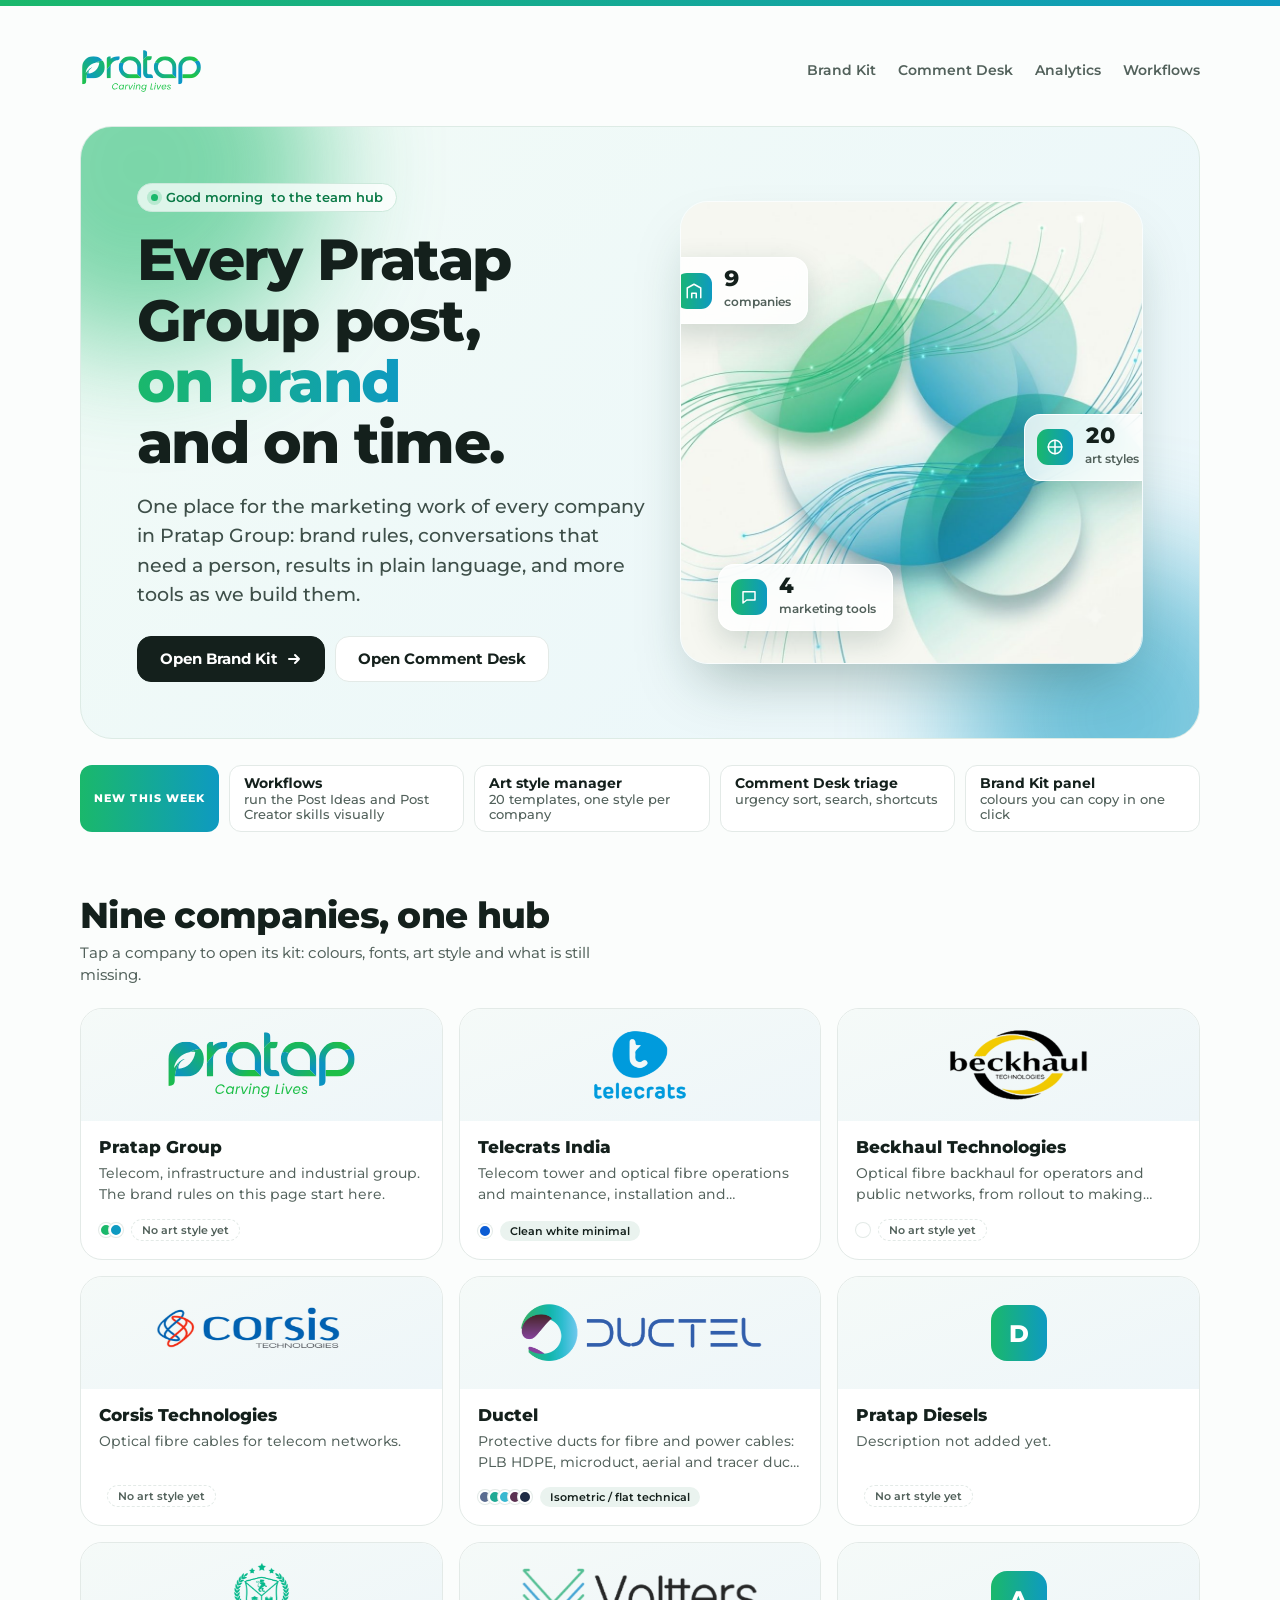
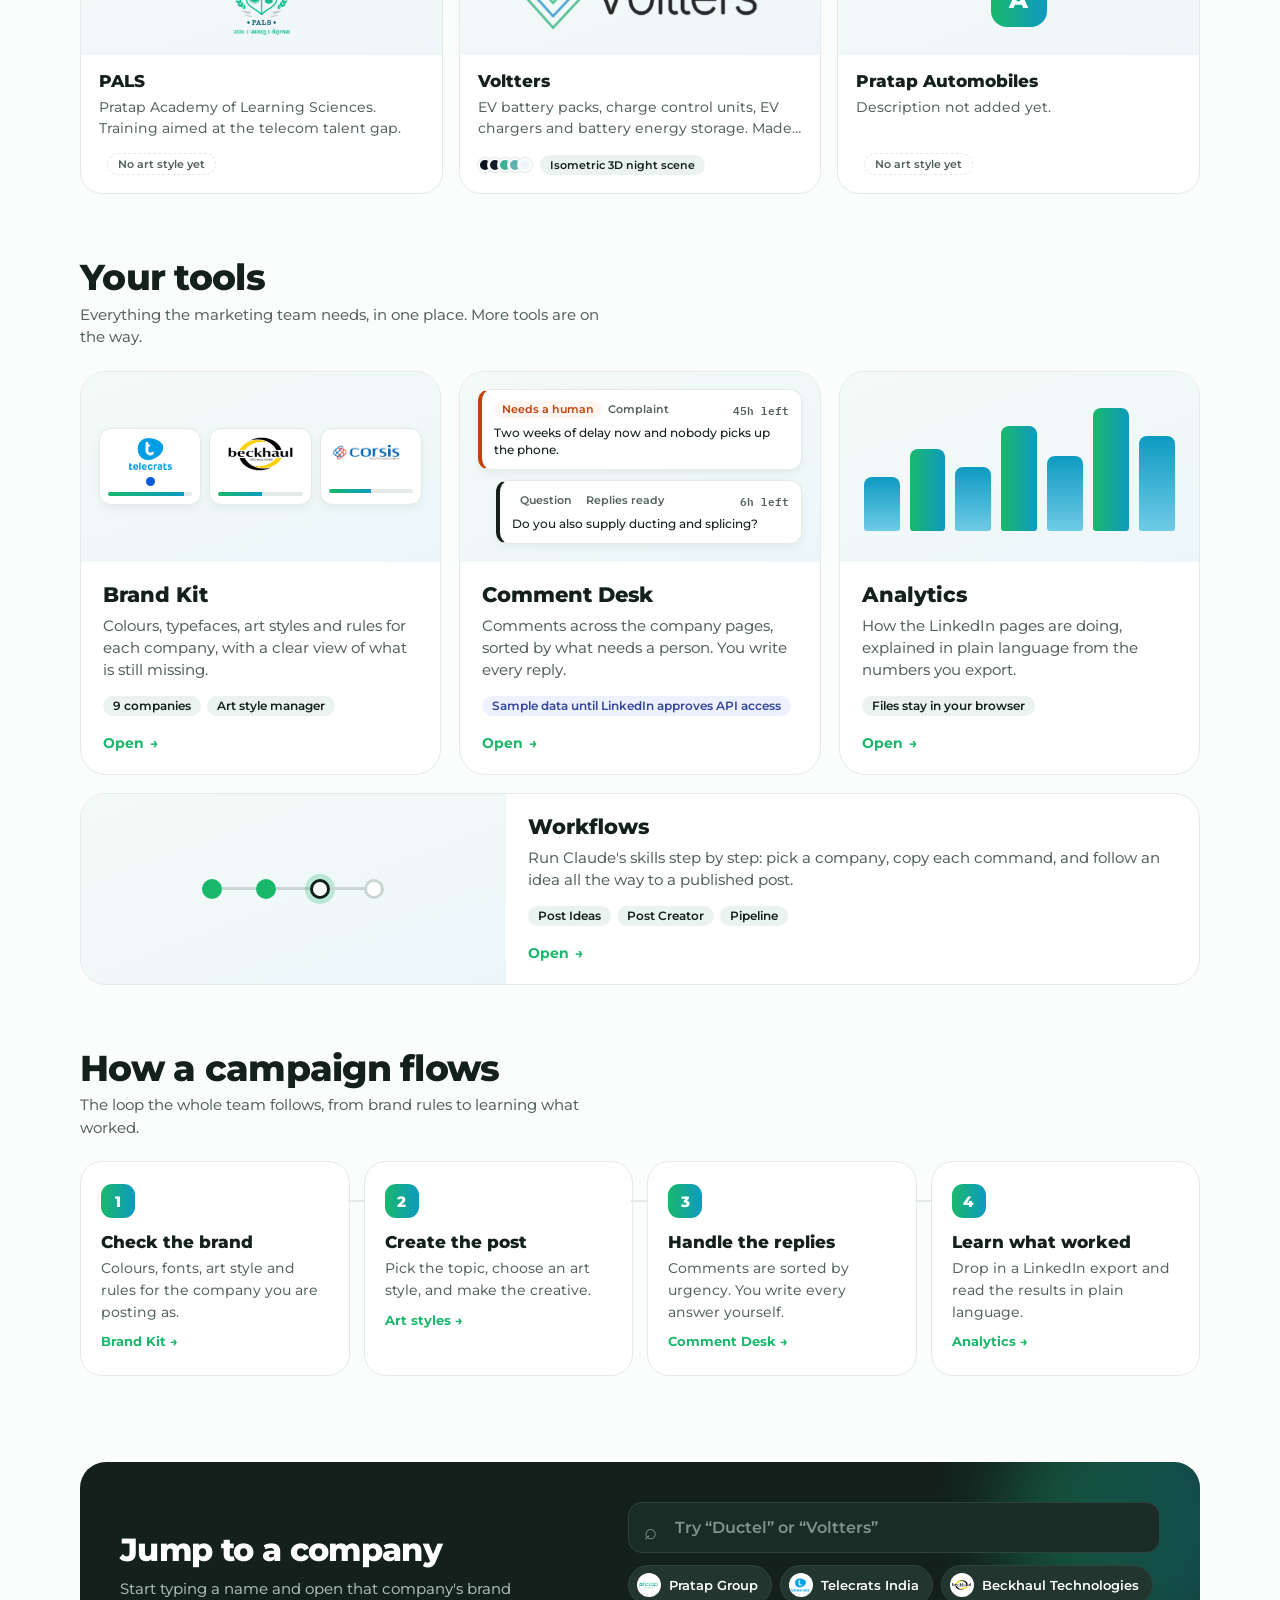
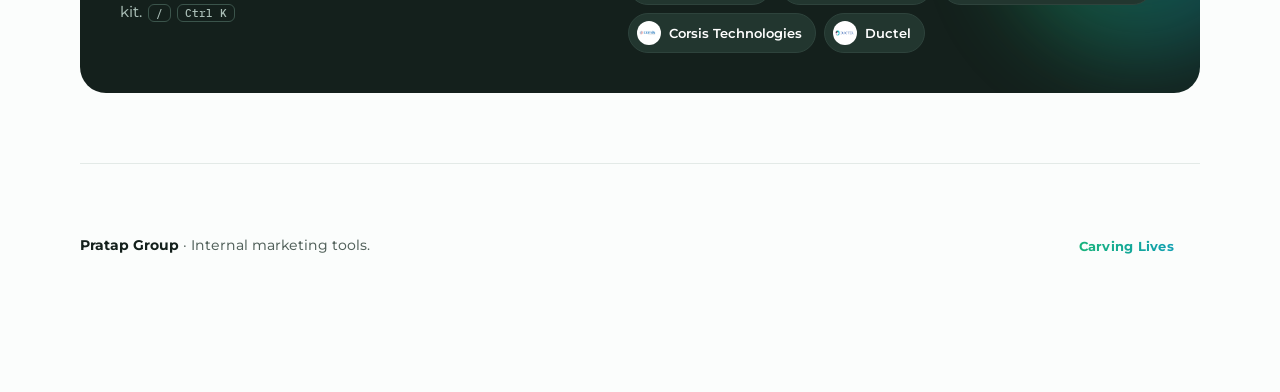
<file: index.html>
<!doctype html>
<html lang="en"><head><meta charset="utf-8"><meta name="viewport" content="width=device-width,initial-scale=1">
<title>Pratap Marketing Hub</title>
<meta name="robots" content="noindex">
<meta name="description" content="One place for the marketing work of every company in Pratap Group: brand rules, comments that need a person, results in plain language, and more tools to come.">
<meta name="theme-color" content="#1AB86B">
<meta property="og:type" content="website"><meta property="og:title" content="Pratap Marketing Hub"><meta property="og:description" content="Every Pratap Group post, on brand and on time. Brand Kit, Comment Desk, Analytics and Workflows in one place.">
<meta property="og:image" content="https://sharmaxhimanshu1-arch.github.io/pratap-marketing-hub/assets/hero.jpg"><meta name="twitter:card" content="summary_large_image">
<link rel="icon" href="data:image/svg+xml,%3Csvg xmlns='http://www.w3.org/2000/svg' viewBox='0 0 64 64'%3E%3Cdefs%3E%3ClinearGradient id='g' x1='0' x2='1'%3E%3Cstop offset='0' stop-color='%231AB86B'/%3E%3Cstop offset='1' stop-color='%230E9AC1'/%3E%3C/linearGradient%3E%3C/defs%3E%3Crect width='64' height='64' rx='16' fill='url(%23g)'/%3E%3Cpath d='M22 48V16h13a10 10 0 010 20H22' fill='none' stroke='white' stroke-width='7' stroke-linecap='round' stroke-linejoin='round'/%3E%3C/svg%3E">
<link rel="preconnect" href="https://fonts.googleapis.com"><link rel="preconnect" href="https://fonts.gstatic.com" crossorigin>
<link rel="stylesheet" href="https://fonts.googleapis.com/css2?family=IBM+Plex+Mono:wght@400;500&family=Montserrat:wght@400;500;600;700;800&display=swap">
<link rel="stylesheet" href="assets/site.css?v=9">
<link rel="stylesheet" href="assets/home.css?v=5">
</head><body class="home">
<nav class="nav" aria-label="Site"><a class="brand" href="index.html" aria-label="Pratap Marketing Hub home"><img src="assets/pratap-logo.svg?v=4" alt="Pratap Group, Carving Lives"><span class="sr">Marketing Hub</span></a><a href="brand-kit.html">Brand Kit</a><a href="comment-desk.html">Comment Desk</a><a href="analytics.html">Analytics</a><a href="workflows.html">Workflows</a></nav>
<main class="wrap">
 <section class="h-hero">
  <div>
   <span class="hi"><i></i><span id="greet">Welcome</span> to the team hub</span>
   <h1>Every Pratap Group post, <em>on brand</em> and on time.</h1>
   <p class="lead">One place for the marketing work of every company in Pratap Group: brand rules, conversations that need a person, results in plain language, and more tools as we build them.</p>
   <a class="resume" id="resume" href="#" hidden><span class="rdot"></span><span>Continue where you left off: <b id="rlabel"></b></span><svg viewBox="0 0 16 16" fill="none" stroke="currentColor" stroke-width="2" stroke-linecap="round" stroke-linejoin="round"><path d="M3 8h10M9 4l4 4-4 4"/></svg></a>
   <div class="h-cta">
    <a class="hbtn pri" href="brand-kit.html">Open Brand Kit <svg viewBox="0 0 16 16" fill="none" stroke="currentColor" stroke-width="2" stroke-linecap="round" stroke-linejoin="round"><path d="M3 8h10M9 4l4 4-4 4"/></svg></a>
    <a class="hbtn" href="comment-desk.html">Open Comment Desk</a>
   </div>
  </div>
  <div class="h-art" aria-hidden="true">
   <img src="assets/hero.jpg?v=4" alt="">
   <div class="glass g1"><span class="gi"><svg viewBox="0 0 24 24" fill="none" stroke="currentColor" stroke-width="2" stroke-linecap="round" stroke-linejoin="round"><path d="M3 21V8l9-5 9 5v13M9 21v-6h6v6"/></svg></span><div><b id="n-co">9</b><span>companies</span></div></div>
   <div class="glass g2"><span class="gi"><svg viewBox="0 0 24 24" fill="none" stroke="currentColor" stroke-width="2" stroke-linecap="round" stroke-linejoin="round"><circle cx="12" cy="12" r="9"/><path d="M12 3v18M3 12h18"/></svg></span><div><b id="n-st">20</b><span>art styles</span></div></div>
   <div class="glass g3"><span class="gi"><svg viewBox="0 0 24 24" fill="none" stroke="currentColor" stroke-width="2" stroke-linecap="round" stroke-linejoin="round"><path d="M4 5h16v11H9l-5 4z"/></svg></span><div><b>4</b><span>marketing tools</span></div></div>
  </div>
 </section>

 <section class="new rv" aria-label="What is new">
  <span class="nt">New this week</span>
  <a href="workflows.html"><b>Workflows</b> run the Post Ideas and Post Creator skills visually</a>
  <a href="brand-kit.html#art"><b>Art style manager</b> 20 templates, one style per company</a>
  <a href="comment-desk.html"><b>Comment Desk triage</b> urgency sort, search, shortcuts</a>
  <a href="brand-kit.html"><b>Brand Kit panel</b> colours you can copy in one click</a>
 </section>

 <div class="sh rv" id="companies"><div><h2>Nine companies, one hub</h2><p>Tap a company to open its kit: colours, fonts, art style and what is still missing.</p></div></div>
 <section class="cgrid" id="cgrid" aria-label="Companies in Pratap Group"></section>

 <div class="sh rv"><div><h2>Your tools</h2><p>Everything the marketing team needs, in one place. More tools are on the way.</p></div></div>
 <section class="tools" aria-label="Tools">
  <a class="tool rv" href="brand-kit.html">
   <div class="prev"><div class="mk" id="mk-prev" aria-hidden="true"></div></div>
   <div class="tbody"><h3>Brand Kit</h3><p>Colours, typefaces, art styles and rules for each company, with a clear view of what is still missing.</p><div class="tags"><span class="tag">9 companies</span><span class="tag">Art style manager</span></div><span class="tgo">Open <span>→</span></span></div>
  </a>
  <a class="tool rv d1" href="comment-desk.html">
   <div class="prev" aria-hidden="true"><div class="cm"><div><span class="pl">Needs a human</span><span>Complaint</span><span class="tm">45h left</span></div><p>Two weeks of delay now and nobody picks up the phone.</p></div><div class="cm b"><div><span class="pl">Question</span><span>Replies ready</span><span class="tm">6h left</span></div><p>Do you also supply ducting and splicing?</p></div></div>
   <div class="tbody"><h3>Comment Desk</h3><p>Comments across the company pages, sorted by what needs a person. You write every reply.</p><div class="tags"><span class="tag samp">Sample data until LinkedIn approves API access</span></div><span class="tgo">Open <span>→</span></span></div>
  </a>
  <a class="tool rv d2" href="analytics.html">
   <div class="prev" aria-hidden="true"><div class="an"><b style="height:42%"></b><b style="height:64%"></b><b style="height:50%"></b><b style="height:82%"></b><b style="height:58%"></b><b style="height:96%"></b><b style="height:74%"></b></div></div>
   <div class="tbody"><h3>Analytics</h3><p>How the LinkedIn pages are doing, explained in plain language from the numbers you export.</p><div class="tags"><span class="tag">Files stay in your browser</span></div><span class="tgo">Open <span>→</span></span></div>
  </a>
  <a class="tool wide rv d3" href="workflows.html">
   <div class="prev" aria-hidden="true"><div class="wfp"><i class="d"></i><u></u><i class="d"></i><u></u><i class="n"></i><u></u><i></i></div></div>
   <div class="tbody"><h3>Workflows</h3><p>Run Claude's skills step by step: pick a company, copy each command, and follow an idea all the way to a published post.</p><div class="tags"><span class="tag">Post Ideas</span><span class="tag">Post Creator</span><span class="tag">Pipeline</span></div><span class="tgo">Open <span>→</span></span></div>
  </a>
 </section>

 <div class="sh rv"><div><h2>How a campaign flows</h2><p>The loop the whole team follows, from brand rules to learning what worked.</p></div></div>
 <section class="flow rv" aria-label="Workflow">
  <div class="step"><h3>Check the brand</h3><p>Colours, fonts, art style and rules for the company you are posting as.</p><a href="brand-kit.html">Brand Kit →</a></div>
  <div class="step"><h3>Create the post</h3><p>Pick the topic, choose an art style, and make the creative.</p><a href="brand-kit.html#art">Art styles →</a></div>
  <div class="step"><h3>Handle the replies</h3><p>Comments are sorted by urgency. You write every answer yourself.</p><a href="comment-desk.html">Comment Desk →</a></div>
  <div class="step"><h3>Learn what worked</h3><p>Drop in a LinkedIn export and read the results in plain language.</p><a href="analytics.html">Analytics →</a></div>
 </section>

 <div class="sh rv"><div></div></div>
 <section class="jump rv" aria-label="Jump to a company">
  <div style="position:relative;z-index:1"><h2>Jump to a company</h2><p>Start typing a name and open that company's brand kit.<span class="kbd">/</span><span class="kbd">Ctrl K</span></p></div>
  <div class="jbox"><input type="text" id="jq" placeholder="Try &ldquo;Ductel&rdquo; or &ldquo;Voltters&rdquo;" aria-label="Search companies" autocomplete="off"><div class="jres" id="jres"></div></div>
 </section>

 <footer class="hfoot"><span><b>Pratap Group</b> · Internal marketing tools.</span><span class="cl">Carving Lives</span></footer>
</main>
<script>
(function(){
  var ORDER=["pratap-group","telecrats","beckhaul","corsis","ductel","pratap-diesels","pals","voltters","pratap-automobiles"];
  function $(i){return document.getElementById(i);}
  function esc(s){return String(s==null?"":s).replace(/[&<>"]/g,function(c){return {"&":"&amp;","<":"&lt;",">":"&gt;",'"':"&quot;"}[c];});}
  var h=new Date().getHours();$("greet").textContent=h<5?"Working late":h<12?"Good morning":h<17?"Good afternoon":"Good evening";
  var io="IntersectionObserver" in window?new IntersectionObserver(function(es){es.forEach(function(e){if(e.isIntersecting){e.target.classList.add("in");io.unobserve(e.target);}});},{threshold:.15}):null;
  [].forEach.call(document.querySelectorAll(".rv"),function(el){io?io.observe(el):el.classList.add("in");});
  try{var last=JSON.parse(localStorage.getItem("pmh-last")||"null");if(last&&last.url&&last.label){$("resume").href=last.url;$("rlabel").textContent=last.label;$("resume").hidden=false;}}catch(e){}
  document.addEventListener("keydown",function(e){if((e.metaKey||e.ctrlKey)&&e.key.toLowerCase()==="k"){e.preventDefault();$("jq").focus();$("jq").scrollIntoView({block:"center",behavior:"smooth"});}});
  fetch("data/brandkit.public.json").then(function(r){return r.json();}).then(function(d){
    var ids=Object.keys(d.companies).sort(function(a,b){var x=ORDER.indexOf(a),y=ORDER.indexOf(b);return (x<0?99:x)-(y<0?99:y);});
    $("n-co").textContent=ids.length;
    function logo(c){return c.logoFile?'<img src="'+esc(c.logoFile)+'?v=8" alt="" loading="lazy">':'<span class="mono-l">'+esc(c.name)+'</span>';}
    var edits={styles:{},assign:{}};try{var _e=JSON.parse(localStorage.getItem("pmh-kit-edits")||"null");if(_e&&_e.styles&&_e.assign)edits=_e;}catch(e){}
    var STY={};Object.keys(d.artstyles).forEach(function(k){STY[k]=d.artstyles[k];});Object.keys(edits.styles).forEach(function(k){if(edits.styles[k]===null)delete STY[k];else STY[k]=edits.styles[k];});
    $("n-st").textContent=Object.keys(STY).length;
    function monog(c){var w=String(c.name).replace(/^Pratap\s+/i,"").split(/\s+/)[0];return '<span class="cmono">'+esc(w.charAt(0))+'</span>';}
    $("cgrid").innerHTML=ids.map(function(id,i){var c=d.companies[id],sid=Object.prototype.hasOwnProperty.call(edits.assign,id)?edits.assign[id]:c.artStyle,st=sid&&STY[sid];
      var dots=(c.colors||[]).filter(function(k){return /^#[0-9a-f]{6}$/i.test(k.hex||"");}).slice(0,5).map(function(k){return '<i style="background:'+esc(k.hex)+'" title="'+esc(k.name)+'"></i>';}).join("");
      return '<a class="cc rv" style="transition-delay:'+(i%3)*70+'ms" href="brand-kit.html#'+esc(id)+'"><div class="cl">'+(c.logoFile?'<img src="'+esc(c.logoFile)+'?v=8" alt="" loading="lazy">':monog(c))+'</div><div class="cb"><h3>'+esc(c.name)+'</h3><p>'+esc(c.about||"Description coming soon.")+'</p><div class="cf"><span class="dots">'+dots+'</span>'+(st?'<span class="chip2">'+esc(st.name)+'</span>':'<span class="chip2 off">No art style yet</span>')+'<span class="cgo">Open →</span></div></div></a>';}).join("");
    [].forEach.call(document.querySelectorAll("#cgrid .rv"),function(el){io?io.observe(el):el.classList.add("in");});
    var withLogo=ids.filter(function(i){return d.companies[i].logoFile;}).slice(1,4);
    $("mk-prev").innerHTML=withLogo.map(function(i){var c=d.companies[i],dots=(c.colors||[]).filter(function(k){return /^#[0-9a-f]{6}$/i.test(k.hex||"");}).slice(0,3).map(function(k){return '<b style="background:'+esc(k.hex)+'"></b>';}).join("");return '<div><img src="'+esc(c.logoFile)+'?v=8" alt=""><i>'+dots+'</i><span class="mbar"><u style="width:'+(40+Math.round(Math.random()*50))+'%"></u></span></div>';}).join("");
    function show(q){
      q=q.trim().toLowerCase();var list=ids.filter(function(i){return !q||d.companies[i].name.toLowerCase().indexOf(q)>-1;}).slice(0,q?9:5);
      $("jres").innerHTML=list.length?list.map(function(i){var c=d.companies[i];return '<a href="brand-kit.html#'+esc(i)+'"><span>'+(c.logoFile?'<img src="'+esc(c.logoFile)+'?v=8" alt="">':'<b>'+esc(c.name.charAt(0))+'</b>')+'</span>'+esc(c.name)+'</a>';}).join(""):'<span style="color:#A9BDB6;font-size:14px">No company with that name.</span>';
    }
    show("");$("jq").addEventListener("input",function(){show(this.value);});
    $("jq").addEventListener("keydown",function(e){if(e.key==="Enter"){var a=$("jres").querySelector("a");if(a)location.href=a.href;}});
  }).catch(function(){});
  document.addEventListener("keydown",function(e){if(e.key==="/"&&!/INPUT|TEXTAREA/.test(document.activeElement.tagName)){e.preventDefault();$("jq").focus();$("jq").scrollIntoView({block:"center",behavior:"smooth"});}});
})();
</script>
</body></html>
</file>
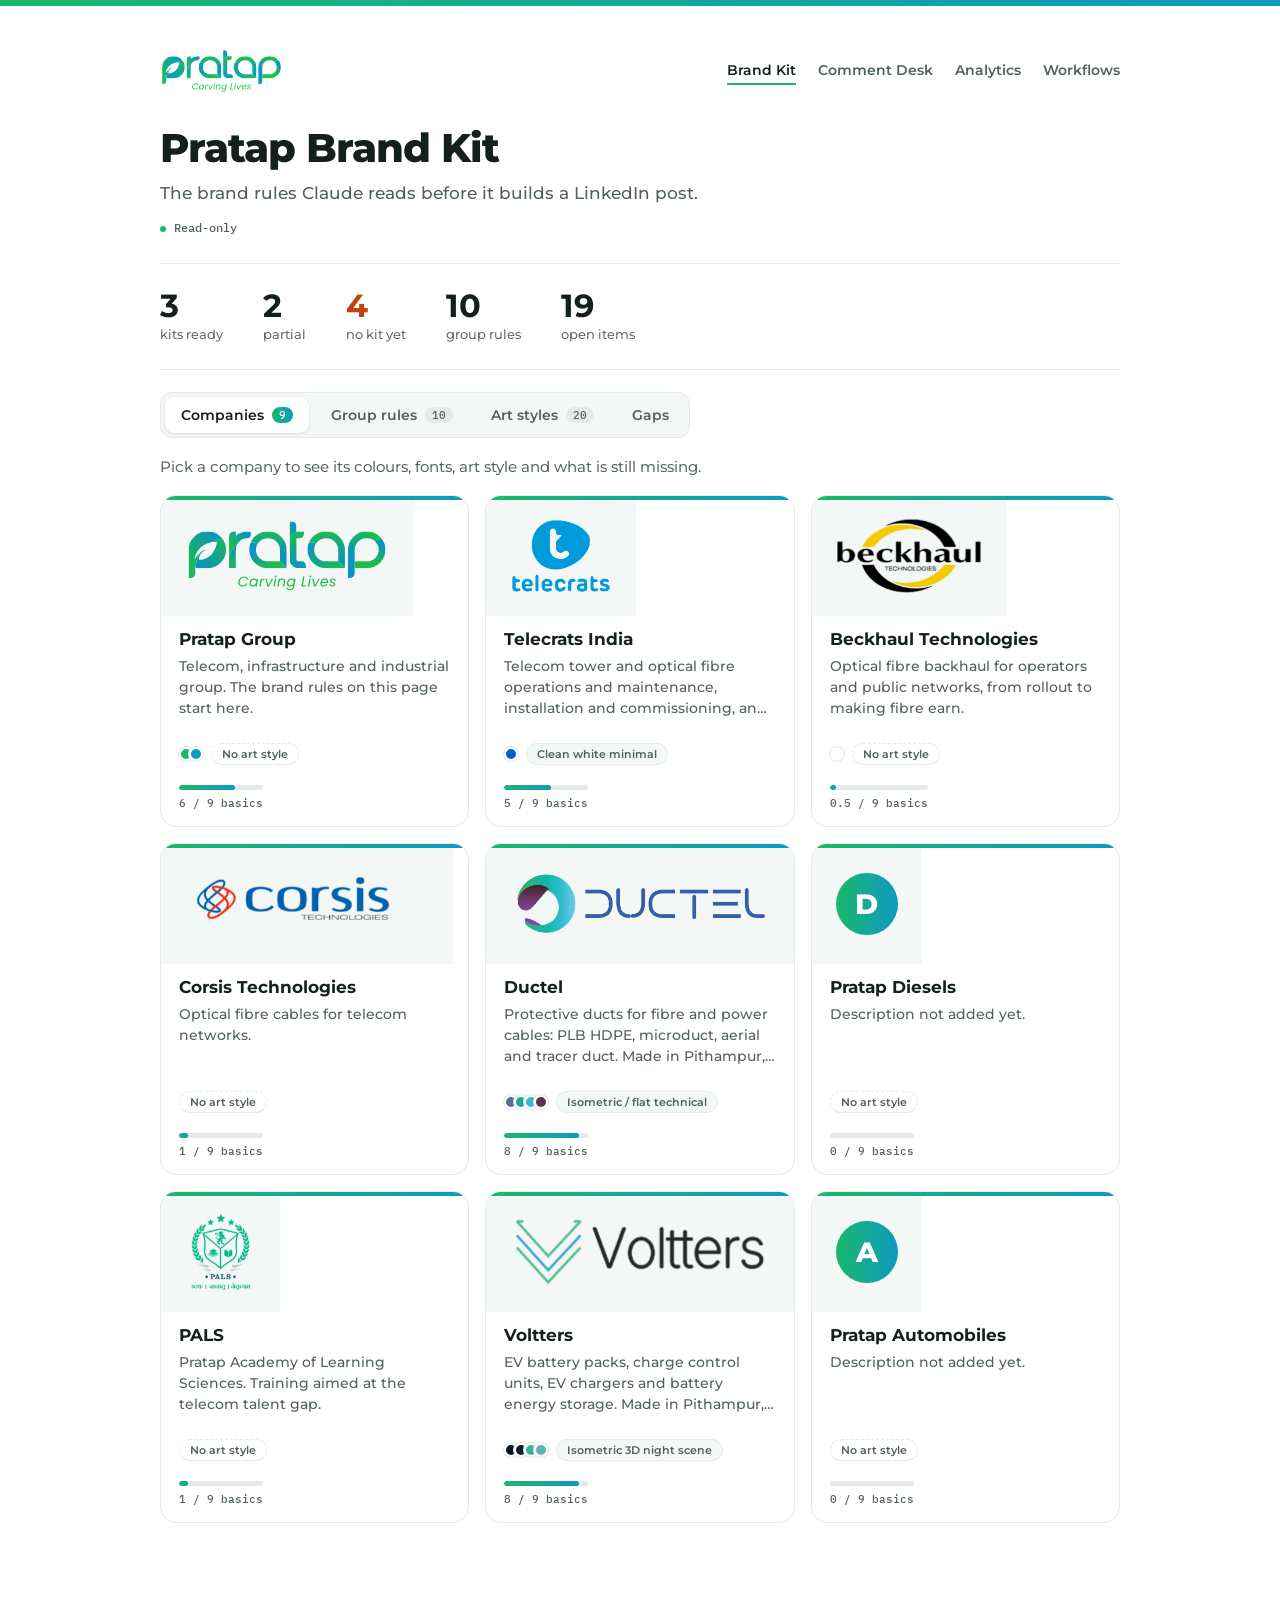
<file: brand-kit.html>
<!doctype html>
<html lang="en"><head><meta charset="utf-8"><meta name="viewport" content="width=device-width,initial-scale=1">
<title>Brand Kit · Pratap Marketing Hub</title>
<meta name="robots" content="noindex">
<link rel="preconnect" href="https://fonts.googleapis.com"><link rel="preconnect" href="https://fonts.gstatic.com" crossorigin>
<link rel="stylesheet" href="https://fonts.googleapis.com/css2?family=IBM+Plex+Mono:wght@400;500&family=Montserrat:wght@400;500;600;700;800&display=swap">
<link rel="stylesheet" href="assets/site.css?v=9">
<link rel="stylesheet" href="assets/kit.css?v=3">
</head><body>
<nav class="nav" aria-label="Site"><a class="brand" href="index.html" aria-label="Pratap Marketing Hub home"><img src="assets/pratap-logo.svg?v=4" alt="Pratap Group, Carving Lives"><span class="sr">Marketing Hub</span></a><a href="brand-kit.html" aria-current="page">Brand Kit</a><a href="comment-desk.html">Comment Desk</a><a href="analytics.html">Analytics</a><a href="workflows.html">Workflows</a></nav>
<div class="wrap">
 <header class="top">
  <h1>Pratap Brand Kit</h1>
  <p class="sub">The brand rules Claude reads before it builds a LinkedIn post.</p>
  <span class="badge">Read-only</span>
 </header>
 <div class="stats" id="stats"></div>
 <section id="root"></section>
 <div id="scrim" class="scrim" hidden></div>
 <aside id="drawer" class="drawer" role="dialog" aria-modal="true" aria-labelledby="dtitle" hidden></aside>
 <div id="modal" class="modal" role="dialog" aria-modal="true" aria-labelledby="edtitle" hidden></div>
 <div id="toast" class="toast" role="status" aria-live="polite"></div>
</div>
<script src="assets/brand-kit.js?v=16"></script>
</body></html>
</file>
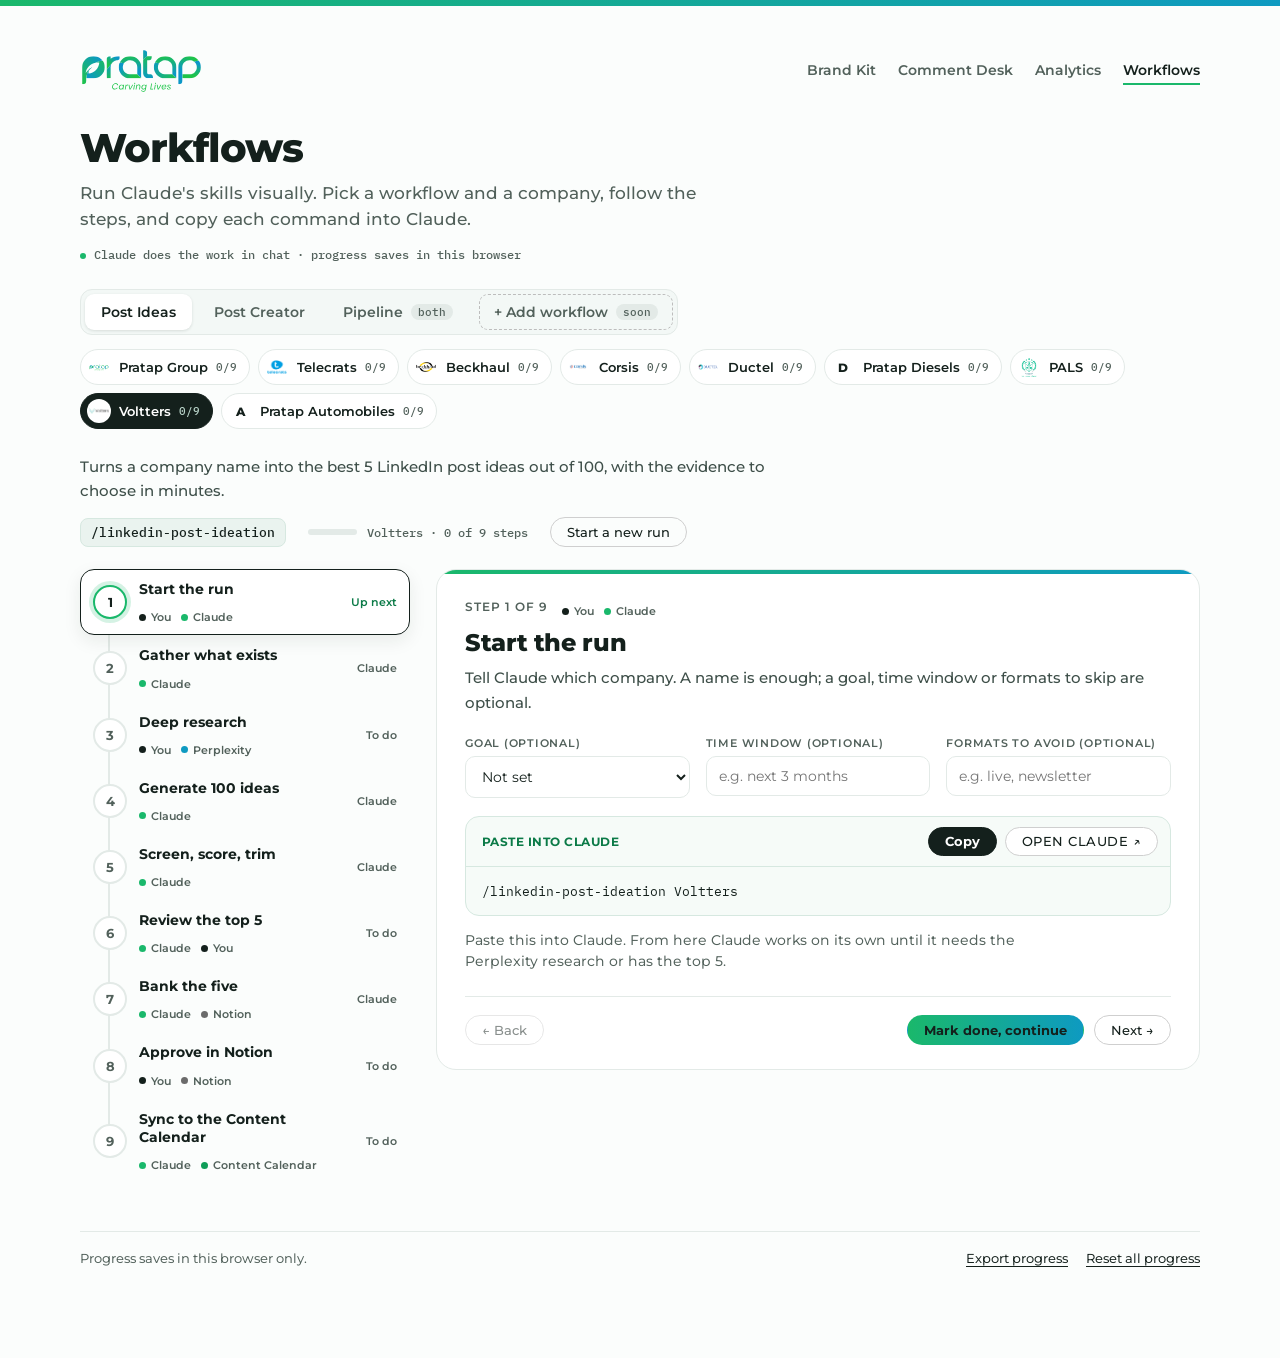
<file: workflows.html>
<!doctype html>
<html lang="en"><head><meta charset="utf-8"><meta name="viewport" content="width=device-width,initial-scale=1">
<title>Workflows · Pratap Marketing Hub</title>
<meta name="robots" content="noindex">
<link rel="preconnect" href="https://fonts.googleapis.com"><link rel="preconnect" href="https://fonts.gstatic.com" crossorigin>
<link rel="stylesheet" href="https://fonts.googleapis.com/css2?family=IBM+Plex+Mono:wght@400;500&family=Montserrat:wght@400;500;600;700;800&display=swap">
<link rel="stylesheet" href="assets/site.css?v=9">
<link rel="stylesheet" href="assets/workflows.css?v=1">
</head><body class="wf-page">
<nav class="nav" aria-label="Site"><a class="brand" href="index.html" aria-label="Pratap Marketing Hub home"><img src="assets/pratap-logo.svg?v=4" alt="Pratap Group, Carving Lives"><span class="sr">Marketing Hub</span></a><a href="brand-kit.html">Brand Kit</a><a href="comment-desk.html">Comment Desk</a><a href="analytics.html">Analytics</a><a href="workflows.html" aria-current="page">Workflows</a></nav>
<div class="wrap wf-wrap">
 <header class="top">
  <h1>Workflows</h1>
  <p class="sub">Run Claude's skills visually. Pick a workflow and a company, follow the steps, and copy each command into Claude.</p>
  <span class="badge">Claude does the work in chat · progress saves in this browser</span>
 </header>

 <div class="wf-bar" id="wfbar">
  <div class="vtabs" role="tablist" aria-label="Workflows" id="wftabs"></div>
  <div class="wf-co" id="wfco" role="group" aria-label="Company"></div>
 </div>

 <main id="wfmain" aria-live="polite"></main>

 <footer class="wf-foot">
  <span id="wfstate" class="muted"></span>
  <span class="wf-foot-a"><button class="linkbtn" id="wfexport" type="button">Export progress</button><button class="linkbtn" id="wfreset" type="button">Reset all progress</button></span>
 </footer>
 <div id="toast" class="toast" role="status" aria-live="polite"></div>
</div>
<script src="assets/workflow-defs.js?v=1"></script>
<script src="assets/workflows.js?v=1"></script>
</body></html>
</file>
<file: assets/site.css>
/* Layout concept: a single narrow reading column on white, like a long-form article. Serif for the words people wrote, sans for the controls, hairlines instead of boxes. One restrained green accent; red and amber appear only as small status dots. */
:root{
  color-scheme:light;
  --bg:#FFFFFF; --fg:#14201C; --muted:#52615B; --line:#E3EAE7; --soft:#F3F8F6; --chip:#EAF3EF;
  --green:#1AB86B; --azure:#0E9AC1; --grad:linear-gradient(90deg,#1AB86B,#0E9AC1);
  --accent:#1AB86B;
  --crit:#C2410C; --crit-bg:#FFF6F2;
  --warn:#A16207; --warn-bg:#FFFAEB;
  --ok:#0B7A47;
  --serif:"Telegraf","Montserrat",system-ui,sans-serif;
  --sans:"Telegraf","Montserrat",system-ui,sans-serif;
  --mono:"IBM Plex Mono",ui-monospace,monospace;
}
*{box-sizing:border-box}
body{
  margin:0; background:var(--bg); color:var(--fg);
  font:15px/1.55 var(--sans);
  padding-left:max(16px,env(safe-area-inset-left,0px));
  padding-right:max(16px,env(safe-area-inset-right,0px));
  padding-block:40px 80px;
}
.wrap{max-width:960px;margin:0 auto}
:focus-visible{outline:2px solid var(--fg);outline-offset:2px}
.top{padding-bottom:24px;border-bottom:1px solid var(--line)}
h1{font:700 38px/1.15 var(--serif);letter-spacing:-.02em;margin:0;text-wrap:balance}
.sub{font:400 19px/1.5 var(--serif);color:var(--muted);margin:10px 0 0;max-width:56ch}
.badge{display:inline-block;margin-top:14px;font:500 12px var(--mono);color:var(--muted)}
.badge::before{content:"";display:inline-block;width:6px;height:6px;border-radius:50%;background:var(--muted);margin-right:8px;vertical-align:middle}
.stats{display:flex;flex-wrap:wrap;gap:20px 40px;padding-block:24px;border-bottom:1px solid var(--line)}
.stat{min-width:0}
.stat b{display:block;font:600 34px/1.1 var(--serif);font-variant-numeric:tabular-nums}
.stat span{color:var(--muted);font-size:13px}
.stat.hot b{color:var(--crit)}
.chips{display:flex;flex-wrap:wrap;gap:2px 18px;padding-block:18px;border-bottom:1px solid var(--line);margin:0 0 8px}
.chip{font:500 14px var(--sans);background:none;color:var(--muted);border:0;border-bottom:2px solid transparent;padding:4px 0;cursor:pointer}
.chip span{font:12px var(--mono);margin-left:6px}
.chip:hover{color:var(--fg)}
.chip[aria-pressed="true"]{color:var(--fg);border-bottom-color:var(--fg)}
.cols{display:block}
.block-h{display:flex;flex-wrap:wrap;align-items:baseline;gap:4px 12px;margin-bottom:6px}
h2{font:700 24px/1.25 var(--serif);letter-spacing:-.01em;margin:0}
.count{font:500 13px var(--mono);color:var(--muted)}
.hint{color:var(--muted);font-size:14px;margin:0 0 4px;max-width:64ch}
.rows{border-top:1px solid var(--line)}
.row{padding:24px 0;border-bottom:1px solid var(--line)}
.empty{padding:20px 0;color:var(--muted)}
.meta{display:flex;flex-wrap:wrap;gap:6px 8px;align-items:center;font-size:13px;color:var(--muted)}
.meta strong{color:var(--fg);font-weight:600}
.who{margin:8px 0 0;font-size:13px;color:var(--muted)}
.text{font:400 19px/1.6 var(--serif);margin:12px 0;max-width:62ch;overflow-wrap:anywhere}
.pill{display:inline-flex;align-items:center;gap:7px;padding:2px 10px;border-radius:999px;font:500 12px var(--sans);background:var(--chip);color:var(--fg)}
.pill::before{content:"";width:6px;height:6px;border-radius:50%;background:var(--dot,var(--muted));flex:none}
.p-acc{--dot:#2F6FDE}
.p-ok{--dot:var(--ok)}
.p-warn{--dot:#D99A00}
.p-crit{--dot:var(--crit)}
.p-neu{--dot:#9A9A9A}
.dashed{background:none;border:1px dashed #BDBDBD}
.guide{display:grid;grid-template-columns:auto minmax(0,1fr);gap:4px 18px;font-size:14px;margin:14px 0;padding-top:12px;border-top:1px solid var(--line)}
.guide dt{color:var(--muted)}
.guide dd{margin:0}
.note{font-size:14px;border-radius:4px;padding:10px 14px;margin:12px 0;max-width:64ch}
.note.crit{background:var(--crit-bg);color:#7C2D12}
.note.warn{background:var(--warn-bg);color:#713F12}
.actions{display:flex;flex-wrap:wrap;gap:10px;align-items:center;margin-top:14px}
.btn{font:500 13px var(--sans);background:none;color:var(--fg);border:1px solid #CFCFCF;border-radius:999px;padding:6px 16px;cursor:pointer}
.btn:hover{border-color:var(--fg)}
.btn.primary{background:var(--fg);border-color:var(--fg);color:#FFFFFF}
.btn:disabled{opacity:.5;cursor:not-allowed}
.linkbtn{font:inherit;color:var(--fg);background:none;border:0;padding:0;text-decoration:underline;text-underline-offset:3px;cursor:pointer}
input[type=text],select,textarea{font:14px var(--sans);background:var(--bg);color:var(--fg);border:1px solid var(--line);border-radius:4px;padding:8px 12px;min-width:0}
input[type=text]:focus,select:focus,textarea:focus{border-color:var(--fg)}
input[type=text]{flex:1 1 220px}
textarea{width:100%;min-height:72px;resize:vertical;font:16px/1.5 var(--serif)}
.form{display:flex;flex-wrap:wrap;gap:10px;margin-top:12px}
.mono{font-family:var(--mono);font-size:12px}
details.fold{border-bottom:1px solid var(--line)}
details.fold>summary{padding:16px 0;cursor:pointer;display:flex;gap:12px;align-items:center;list-style:none}
details.fold>summary::-webkit-details-marker{display:none}
details.fold>summary::after{content:"+";margin-left:auto;color:var(--muted);font:400 20px/1 var(--sans)}
details.fold[open]>summary::after{content:"–"}
.frow{padding:10px 0;border-top:1px solid var(--line);display:grid;grid-template-columns:150px minmax(0,1fr) auto;gap:4px 14px;font-size:14px}
.frow span:nth-child(2){font-family:var(--serif);font-size:16px}
.frow .pg{color:var(--muted)}
.frow .cf{font:12px var(--mono);color:var(--muted)}
@media (max-width:560px){.frow{grid-template-columns:minmax(0,1fr)}}
.spot{padding-top:6px}
.spot-item{padding:18px 0;border-top:1px solid var(--line)}
.spot-item:first-of-type{border-top:0}
.scroll{overflow-x:auto;border-top:1px solid var(--line)}
table{border-collapse:collapse;width:100%;min-width:640px;font-size:14px}
th{font:600 11px var(--sans);text-transform:uppercase;letter-spacing:.07em;color:var(--muted);text-align:left;padding:12px 12px 12px 0;border-bottom:1px solid var(--line)}
td{padding:12px 12px 12px 0;border-bottom:1px solid var(--line);vertical-align:top}
aside{margin-top:44px;border-top:1px solid var(--line)}
aside .panel{border-bottom:1px solid var(--line)}
aside summary{padding:18px 0;cursor:pointer;font:700 20px var(--serif);list-style:none;display:flex;align-items:center}
aside summary::-webkit-details-marker{display:none}
aside summary::after{content:"+";margin-left:auto;color:var(--muted);font:400 20px/1 var(--sans)}
aside details[open]>summary::after{content:"–"}
aside .pbody{padding:0 0 22px;font-size:14px}
.kws{display:flex;flex-wrap:wrap;gap:8px;margin:12px 0}
.kw{display:inline-flex;align-items:center;gap:4px;background:var(--chip);color:var(--fg);border-radius:999px;padding:2px 4px 2px 12px;font-size:13px;font-weight:500}
.kw button{border:0;background:none;color:var(--muted);cursor:pointer;font-size:16px;line-height:1;padding:0 8px}
.kw button:hover{color:var(--fg)}
.lib-entry{margin-top:14px}
.lib-entry label{display:block;font-weight:600;margin-bottom:6px}
ul.rules{margin:10px 0 0;padding-left:18px;display:grid;gap:8px}
@media (max-width:560px){h1{font-size:30px}.text{font-size:18px}}
.block{margin-top:0}
details.sec{border-bottom:1px solid var(--line);padding:22px 0}
details.sec>summary{list-style:none;cursor:pointer;margin-bottom:0}
details.sec>summary::-webkit-details-marker{display:none}
details.sec[open]>summary{margin-bottom:6px}
.tog{margin-left:auto;align-self:center;font:500 13px var(--sans);border:1px solid #CFCFCF;border-radius:999px;padding:4px 14px}
.tog::after{content:"Expand"}
details.sec[open] .tog::after{content:"Collapse"}
details.sec>summary:hover .tog{border-color:var(--fg)}
details.sec>summary:focus-visible{outline:2px solid var(--fg);outline-offset:4px}
.sw{display:inline-block;width:14px;height:14px;border-radius:3px;border:1px solid #D4D4D4;vertical-align:-2px;margin-right:8px}
.clist{list-style:none;margin:6px 0 0;padding:0;display:grid;gap:6px}
.clist li{display:grid;grid-template-columns:minmax(0,1fr) auto;gap:2px 14px;font-size:14px}
.clist .role{color:var(--muted);grid-column:1/-1;margin-left:22px;font-size:13px}
.crow{display:flex;flex-wrap:wrap;gap:8px;margin-top:8px}
.crow input{flex:1 1 120px}
.crow input.hex{flex:0 1 110px;font-family:var(--mono)}
.fld{display:block;margin-top:16px}
.fld>span{display:block;font:600 11px var(--sans);text-transform:uppercase;letter-spacing:.07em;color:var(--muted);margin-bottom:6px}
.fld textarea{font:15px/1.5 var(--sans)}
.fld select{width:100%}
.lead{font:400 15px/1.6 var(--serif);color:var(--muted);max-width:62ch;margin:6px 0 0}
.glist{list-style:none;margin:10px 0 0;padding:0;border-top:1px solid var(--line)}
.glist li{display:flex;gap:12px;align-items:baseline;padding:12px 0;border-bottom:1px solid var(--line);font:400 17px/1.5 var(--serif)}
.glist li span{flex:1;min-width:0;overflow-wrap:anywhere}
.glist .x{font:500 13px var(--sans);color:var(--muted);background:none;border:0;cursor:pointer;text-decoration:underline;text-underline-offset:3px}
.glist .x:hover{color:var(--crit)}
.glist small{font:500 11px var(--mono);color:var(--muted)}
.src{font-size:13px;color:var(--muted);margin-top:14px}
.navl{font-size:13px;margin-top:14px}
.navl a{color:var(--fg)}
ul.plain{margin:6px 0 0;padding-left:18px;display:grid;gap:5px;font-size:14px}
.sec-sub{font:600 11px var(--sans);text-transform:uppercase;letter-spacing:.07em;color:var(--muted);margin:18px 0 4px}

.nav{display:flex;flex-wrap:wrap;gap:6px 22px;max-width:960px;margin:0 auto 28px;font:500 14px var(--sans)}
.nav a{color:var(--muted);text-decoration:none;padding:4px 0;border-bottom:2px solid transparent}
.nav a:hover{color:var(--fg)}
.nav a[aria-current="page"]{color:var(--fg);border-bottom-color:var(--fg)}
.nav .brand{color:var(--fg);font:700 16px var(--serif);margin-right:auto;border:0}
.cards{border-top:1px solid var(--line);margin-top:28px}
.card{display:block;padding:22px 0;border-bottom:1px solid var(--line);color:inherit;text-decoration:none}
.card h2{margin:0 0 4px}
.card p{margin:0;color:var(--muted);font:400 17px/1.5 var(--serif);max-width:56ch}
.card:hover h2{text-decoration:underline;text-underline-offset:4px}
iframe#desk{width:100%;border:0;display:block;min-height:600px}
.linkbtn{text-align:left}

/* Pratap Group theme */
body{font-size:14.5px;font-weight:450;position:relative}
body::before{content:"";position:fixed;inset:0 0 auto;height:6px;background:var(--grad);z-index:20}
body{padding-block:48px 90px}
h1{font:800 40px/1.1 var(--serif);letter-spacing:-.025em}
h2{font:700 21px/1.3 var(--serif);letter-spacing:-.01em}
.sub{font:500 17px/1.55 var(--sans);color:var(--muted)}
.lead{font:500 15px/1.6 var(--sans)}
.text{font:500 16px/1.65 var(--sans)}
.glist li{font:500 15px/1.55 var(--sans)}
.card p{font:500 15px/1.6 var(--sans)}
.stat b{font:700 32px/1.1 var(--serif)}
.fld textarea,textarea{font:14px/1.5 var(--sans)}
aside summary{font:700 18px var(--serif)}
.btn.primary{background:var(--grad);border-color:transparent;color:var(--fg);font-weight:700}
.btn.primary:hover{filter:brightness(.95)}
.badge::before{background:var(--green)}
.nav{align-items:center;margin-bottom:32px}
.nav .brand{display:flex;align-items:center;border:0;margin-right:auto;padding:0}
.nav .brand img{height:46px;width:auto;display:block}
.nav a:not(.brand){font-weight:600}
.nav a[aria-current="page"]{border-bottom-color:var(--green)}
.hero{display:grid;grid-template-columns:minmax(0,1.1fr) minmax(0,.9fr);gap:36px;align-items:center;padding-block:12px 36px}
.hero h1{font-size:44px}
.kicker{display:inline-block;font:600 12px var(--sans);letter-spacing:.09em;text-transform:uppercase;padding-bottom:6px;margin-bottom:14px;background:var(--grad) bottom/100% 3px no-repeat}
.hero-art{position:relative;aspect-ratio:1/1;max-width:100%;border-radius:28px;background:var(--soft);overflow:hidden;border:1px solid var(--line)}
.hero-art i{position:absolute;border-radius:50%;background:var(--grad)}
.hero-art i:nth-child(1){width:70%;aspect-ratio:1;right:-12%;top:-10%;opacity:.95}
.hero-art i:nth-child(2){width:38%;aspect-ratio:1;left:8%;bottom:10%;background:var(--azure);opacity:.9}
.hero-art i:nth-child(3){width:20%;aspect-ratio:1;left:40%;top:40%;background:var(--green);opacity:.95}
.hero-art i:nth-child(4){width:12%;aspect-ratio:1;left:14%;top:14%;background:var(--fg);opacity:1}
.hero-art img{position:absolute;inset:0;width:100%;height:100%;object-fit:cover;display:none}
.hero-art img.ok{display:block}
.grid2{display:grid;grid-template-columns:repeat(2,minmax(0,1fr));gap:18px;margin-top:8px}
.tile{display:flex;flex-direction:column;gap:8px;padding:22px;border:1px solid var(--line);border-radius:16px;color:inherit;text-decoration:none;position:relative;overflow:hidden;background:var(--bg)}
.tile::before{content:"";position:absolute;inset:0 0 auto;height:4px;background:var(--grad)}
.tile:hover{border-color:var(--fg)}
.tile h2{margin:6px 0 0}
.tile p{margin:0;color:var(--muted);font-weight:500;font-size:14.5px;line-height:1.6}
.tile .go{margin-top:auto;padding-top:10px;font:700 13px var(--sans)}
.tile.soon{background:var(--soft);border-style:dashed}
.tile.soon::before{display:none}
.tile.soon:hover{border-color:var(--line)}
.tile svg{width:30px;height:30px}
.foot{max-width:960px;margin:56px auto 0;padding-top:18px;border-top:1px solid var(--line);color:var(--muted);font-size:13px}
@media (max-width:640px){.hero{grid-template-columns:minmax(0,1fr)}.hero h1{font-size:34px}.grid2{grid-template-columns:minmax(0,1fr)}h1{font-size:32px}.nav .brand img{height:38px}}
.sr{position:absolute;width:1px;height:1px;overflow:hidden;clip:rect(0 0 0 0)}
.muted{color:var(--muted)}
.drop{border:1.5px dashed #B9C9C2;border-radius:16px;padding:22px;display:flex;flex-wrap:wrap;gap:12px 16px;align-items:center;background:var(--soft);margin-top:14px}
.drop.over{border-color:var(--green);background:#EAF8F1}
.drop select{font:14px var(--sans);padding:9px 12px;border:1px solid var(--line);border-radius:6px;background:var(--bg);color:var(--fg);min-width:200px}
.drop .grow{flex:1 1 220px;min-width:0;color:var(--muted);font-size:14px}
.filebtn{position:relative;overflow:hidden;display:inline-block}
.filebtn input{position:absolute;inset:0;opacity:0;cursor:pointer;width:100%}
.warnbadge{display:inline-block;margin-top:14px;font:600 12px var(--sans);padding:3px 12px;border-radius:999px;background:var(--warn-bg);color:#713F12}
.gloss dt{font-weight:700;margin-top:14px}
.gloss dd{margin:2px 0 0;color:var(--muted);max-width:64ch}
[hidden]{display:none!important}

.kgrid{display:grid;grid-template-columns:repeat(auto-fill,minmax(240px,1fr));gap:18px;margin:26px 0 30px}
.kcard{display:flex;flex-direction:column;gap:8px;text-align:left;padding:0 0 18px;border:1px solid var(--line);border-radius:16px;background:var(--bg);color:var(--fg);font:inherit;cursor:pointer;overflow:hidden;position:relative;min-width:0}
.kcard::before{content:"";position:absolute;inset:0 0 auto;height:4px;background:var(--grad);z-index:1}
.kcard:hover{border-color:var(--fg)}
.kcard:focus-visible{outline:2px solid var(--fg);outline-offset:3px}
.klogo{height:120px;display:flex;align-items:center;justify-content:center;background:var(--soft);padding:22px 24px;margin-bottom:4px}
.klogo img{max-width:100%;max-height:100%;object-fit:contain;display:block}
.mono-logo{width:62px;height:62px;border-radius:50%;background:var(--grad);display:flex;align-items:center;justify-content:center;font:800 28px var(--serif);color:#fff}
.kcard h3{margin:0;padding:0 18px;font:700 17px/1.3 var(--serif)}
.kcard p{margin:0;padding:0 18px;color:var(--muted);font:500 13.5px/1.55 var(--sans);flex:1}
.kmeta{padding:6px 18px 0;display:flex;flex-wrap:wrap;gap:6px 10px;align-items:center}
.chip{font:600 11px var(--sans);padding:3px 10px;border-radius:999px;background:var(--soft);border:1px solid var(--line)}
.chip.off{color:var(--muted);border-style:dashed;background:transparent}
.nologo{font:500 11px var(--sans);color:var(--muted)}
.klogo img{mix-blend-mode:multiply}


@media (max-width:520px){.nav{gap:2px 14px;flex-wrap:wrap}.nav .brand img{height:32px}.nav a:not(.brand){font-size:12.5px;padding-inline:0;white-space:nowrap}}
</file>
<file: assets/home.css>
/* Home page */
body.home{background:#FBFDFC}
.home .nav{max-width:1120px}
.home .wrap{max-width:1120px}
/* hero */
.h-hero{position:relative;display:grid;grid-template-columns:minmax(0,1.05fr) minmax(0,.95fr);gap:32px;align-items:center;padding:clamp(28px,5vw,56px);border-radius:32px;overflow:hidden;background:linear-gradient(135deg,#F2FBF6 0%,#EAF6FB 100%);border:1px solid #DDEBE5;isolation:isolate}
.h-hero::before,.h-hero::after{content:"";position:absolute;border-radius:50%;filter:blur(60px);z-index:-1;opacity:.55;animation:drift 14s ease-in-out infinite alternate}
.h-hero::before{width:360px;height:360px;background:#1AB86B;left:-120px;top:-140px}
.h-hero::after{width:320px;height:320px;background:#0E9AC1;right:-80px;bottom:-140px;animation-delay:-6s}
@keyframes drift{to{transform:translate(40px,30px) scale(1.12)}}
.hi{display:inline-flex;align-items:center;gap:8px;font:600 12.5px var(--sans);color:var(--ok);background:rgba(255,255,255,.75);border:1px solid #CDE9DC;padding:6px 13px;border-radius:99px;backdrop-filter:blur(4px)}
.hi i{width:7px;height:7px;border-radius:50%;background:var(--green);box-shadow:0 0 0 4px rgba(26,184,107,.2);animation:pulse 2s infinite}
@keyframes pulse{50%{box-shadow:0 0 0 8px rgba(26,184,107,0)}}
.h-hero h1{font:800 clamp(34px,5.2vw,58px)/1.05 var(--sans);letter-spacing:-.03em;margin:18px 0 0}
.h-hero h1 em{font-style:normal;background:var(--grad);-webkit-background-clip:text;background-clip:text;color:transparent}
.h-hero .lead{font:500 clamp(16px,1.6vw,18.5px)/1.6 var(--sans);color:#3E4F49;margin:18px 0 0;max-width:46ch}
.h-cta{display:flex;flex-wrap:wrap;gap:10px;margin-top:26px}
.hbtn{display:inline-flex;align-items:center;gap:8px;font:700 14.5px var(--sans);text-decoration:none;padding:13px 22px;border-radius:14px;border:1px solid var(--line);background:#fff;color:var(--fg);transition:.18s}
.hbtn:hover{transform:translateY(-2px);box-shadow:0 8px 22px rgba(20,32,28,.12)}
.hbtn.pri{background:var(--fg);color:#fff;border-color:var(--fg)}
.hbtn svg{width:16px;height:16px}
.h-art{position:relative;aspect-ratio:1/1;max-width:480px;justify-self:end;width:100%;border-radius:28px;overflow:hidden;box-shadow:0 30px 60px -20px rgba(14,60,50,.35);border:1px solid rgba(255,255,255,.7)}
.h-art img{width:100%;height:100%;object-fit:cover;display:block;transform:scale(1.04);animation:slow 20s ease-in-out infinite alternate}
@keyframes slow{to{transform:scale(1.12) translate(-1.5%,1%)}}
.glass{position:absolute;display:flex;align-items:center;gap:12px;padding:10px 16px 10px 12px;border-radius:16px;background:rgba(255,255,255,.82);backdrop-filter:blur(10px);border:1px solid rgba(255,255,255,.9);box-shadow:0 10px 30px rgba(14,60,50,.18);animation:bob 6s ease-in-out infinite}
.glass b{display:block;font:800 22px/1 var(--sans);font-variant-numeric:tabular-nums}.glass span{font:600 11.5px var(--sans);color:var(--muted)}
.glass .gi{width:36px;height:36px;border-radius:11px;display:grid;place-items:center;background:var(--grad);color:#fff}
.glass .gi svg{width:18px;height:18px}
.g1{left:-4%;top:12%}.g2{right:-3%;top:46%;animation-delay:-2s}.g3{left:8%;bottom:7%;animation-delay:-4s}
@keyframes bob{50%{transform:translateY(-8px)}}
/* marquee */
.mq{margin-top:34px;text-align:center}
.mq small{font:700 11.5px var(--sans);letter-spacing:.12em;text-transform:uppercase;color:var(--muted)}
.mq-track{position:relative;overflow:hidden;margin-top:14px;-webkit-mask-image:linear-gradient(90deg,transparent,#000 10%,#000 90%,transparent);mask-image:linear-gradient(90deg,transparent,#000 10%,#000 90%,transparent)}
.mq-row{display:flex;gap:18px;width:max-content;animation:scroll 38s linear infinite}
.mq-track:hover .mq-row{animation-play-state:paused}
@keyframes scroll{to{transform:translateX(-50%)}}
.mq a{flex:none;width:170px;height:84px;display:grid;place-items:center;padding:14px 18px;border-radius:18px;background:#fff;border:1px solid var(--line);transition:.2s}
.mq a:hover{transform:translateY(-3px);border-color:#BFE6D2;box-shadow:0 10px 24px rgba(20,32,28,.1)}
.mq img{max-width:100%;max-height:100%;object-fit:contain;filter:grayscale(1);opacity:.7;mix-blend-mode:multiply;transition:.2s}
.mq a:hover img{filter:none;opacity:1}
.mq .mono-l{font:700 15px var(--sans);color:var(--muted)}
/* section heads */
.sh{margin:64px 0 22px;display:flex;flex-wrap:wrap;gap:8px 24px;align-items:end;justify-content:space-between}
.sh h2{font:800 clamp(26px,3.4vw,36px)/1.1 var(--sans);letter-spacing:-.02em;margin:0}
.sh p{margin:6px 0 0;color:var(--muted);max-width:52ch}
/* tool cards */
.tools{display:grid;grid-template-columns:repeat(3,minmax(0,1fr));gap:18px}
.tool{position:relative;display:flex;flex-direction:column;border-radius:26px;background:#fff;border:1px solid var(--line);text-decoration:none;color:inherit;overflow:hidden;transition:transform .22s,box-shadow .22s,border-color .22s}
.tool:hover{transform:translateY(-6px);box-shadow:0 24px 50px -18px rgba(14,60,50,.28);border-color:#BFE6D2}
.prev{height:190px;padding:18px;background:linear-gradient(160deg,#F3FAF7,#EDF6FA);position:relative;overflow:hidden;display:grid;align-content:center;gap:10px}
.tbody{padding:20px 22px 22px;display:flex;flex-direction:column;gap:8px;flex:1}
.tbody h3{margin:0;font:800 21px var(--sans);display:flex;align-items:center;gap:10px}
.tbody p{margin:0;color:var(--muted);font-size:14.5px;line-height:1.55;flex:1}
.tags{display:flex;flex-wrap:wrap;gap:6px;margin-top:6px}
.tag{font:600 11.5px var(--sans);background:var(--chip);color:var(--fg);padding:3px 10px;border-radius:99px}
.tag.samp{background:#EEF1FF;color:#33479E}
.tgo{margin-top:10px;font:700 14px var(--sans);color:var(--green);display:inline-flex;gap:6px;align-items:center}
.tool:hover .tgo span{transform:translateX(4px)}.tgo span{transition:.2s}
/* mini previews */
.mk{display:grid;grid-template-columns:repeat(3,1fr);gap:8px}
.mk div{background:#fff;border:1px solid var(--line);border-radius:12px;padding:8px;display:grid;gap:6px;justify-items:center;box-shadow:0 4px 10px rgba(20,32,28,.05)}
.mk img{height:34px;max-width:100%;object-fit:contain;mix-blend-mode:multiply}
.mk i{display:flex;gap:3px}.mk i b{width:9px;height:9px;border-radius:50%}
.mk .mbar{height:4px;width:100%;border-radius:9px;background:var(--line);overflow:hidden}.mk .mbar u{display:block;height:100%;background:var(--grad)}
.cm{background:#fff;border:1px solid var(--line);border-left:4px solid var(--crit);border-radius:12px;padding:10px 12px;display:grid;gap:6px;box-shadow:0 4px 10px rgba(20,32,28,.05)}
.cm.b{border-left-color:var(--blue);margin-left:18px}
.cm div{display:flex;gap:6px;align-items:center;font:600 10.5px var(--sans);color:var(--muted)}
.cm .pl{background:var(--crit-bg);color:var(--crit);padding:2px 8px;border-radius:99px}.cm.b .pl{background:var(--blue-bg);color:var(--blue)}
.cm p{margin:0;font:500 12px/1.4 var(--sans);color:var(--fg)}
.cm .tm{margin-left:auto;font-family:var(--mono)}
.an{display:flex;align-items:flex-end;gap:10px;height:128px;padding:0 6px}
.an b{flex:1;border-radius:8px 8px 3px 3px;background:var(--grad);transform-origin:bottom;transform:scaleY(.15);transition:transform .9s cubic-bezier(.2,.8,.2,1)}
.rv.in .an b,.an.in b{transform:scaleY(1)}
.an b:nth-child(odd){background:linear-gradient(#0E9AC1,#6FCBE6)}
/* flow */
.flow{display:grid;grid-template-columns:repeat(4,minmax(0,1fr));gap:14px;counter-reset:s;position:relative}
.step{position:relative;padding:22px 20px;border-radius:22px;background:#fff;border:1px solid var(--line)}
.step::before{counter-increment:s;content:counter(s);display:grid;place-items:center;width:34px;height:34px;border-radius:11px;background:var(--grad);color:#fff;font:800 15px var(--sans);margin-bottom:14px}
.step h3{margin:0 0 6px;font:800 16.5px var(--sans)}.step p{margin:0;color:var(--muted);font-size:14px;line-height:1.55}
.step a{display:inline-block;margin-top:10px;font:700 13px var(--sans);color:var(--green);text-decoration:none}.step a:hover{text-decoration:underline}
.step:not(:last-child)::after{content:"";position:absolute;right:-15px;top:38px;width:16px;height:2px;background:var(--line)}
/* jump */
.jump{border-radius:26px;background:var(--fg);color:#fff;padding:clamp(24px,4vw,40px);display:grid;grid-template-columns:minmax(0,1fr) minmax(0,1.1fr);gap:24px;align-items:center;position:relative;overflow:hidden}
.jump::after{content:"";position:absolute;right:-80px;top:-80px;width:280px;height:280px;border-radius:50%;background:var(--grad);opacity:.35;filter:blur(40px)}
.jump h2{margin:0;font:800 clamp(24px,3vw,32px)/1.15 var(--sans);letter-spacing:-.02em}.jump p{margin:8px 0 0;color:#A9BDB6;font-size:15px}
.jbox{position:relative;z-index:1}
.jbox input{width:100%;font:600 16px var(--sans);padding:15px 18px 15px 46px;border-radius:14px;border:1px solid #2E433C;background:#1B2B26;color:#fff}
.jbox input::placeholder{color:#7F948D}.jbox input:focus{outline:2px solid var(--green);border-color:transparent}
.jbox::before{content:"⌕";position:absolute;left:16px;top:13px;font-size:22px;color:#7F948D}
.jres{display:flex;flex-wrap:wrap;gap:8px;margin-top:12px}
.jres a{display:inline-flex;align-items:center;gap:8px;font:600 13px var(--sans);color:#fff;text-decoration:none;padding:7px 13px 7px 8px;border-radius:99px;background:#22362F;border:1px solid #2E433C;transition:.15s}
.jres a:hover,.jres a:focus-visible{background:var(--green);border-color:var(--green)}
.jres a span{width:24px;height:24px;border-radius:50%;background:#fff;display:grid;place-items:center;overflow:hidden}.jres a span img{max-width:80%;max-height:80%}
.jres a span b{font-size:12px;color:var(--fg)}
.kbd{font:500 11px var(--mono);border:1px solid #3B544B;border-radius:6px;padding:1px 7px;color:#A9BDB6;margin-left:6px}
/* footer */
.hfoot{margin:70px 0 0;padding-top:26px;border-top:1px solid var(--line);display:flex;flex-wrap:wrap;gap:10px 24px;align-items:center;justify-content:space-between;color:var(--muted);font-size:13.5px}
.hfoot b{color:var(--fg);font-weight:700}
.hfoot .cl{font:700 13px var(--sans);background:var(--grad);-webkit-background-clip:text;background-clip:text;color:transparent;letter-spacing:.02em}
/* reveal */
.rv{opacity:0;transform:translateY(22px);transition:opacity .7s ease,transform .7s cubic-bezier(.2,.8,.2,1)}
.rv.in{opacity:1;transform:none}.rv.d1{transition-delay:.08s}.rv.d2{transition-delay:.16s}
@media (max-width:900px){.h-hero{grid-template-columns:minmax(0,1fr)}.h-art{justify-self:center;max-width:420px}.tools{grid-template-columns:minmax(0,1fr)}.flow{grid-template-columns:minmax(0,1fr) minmax(0,1fr)}.step::after{display:none}.jump{grid-template-columns:minmax(0,1fr)}}
@media (max-width:560px){.flow{grid-template-columns:minmax(0,1fr)}.g1{left:2%}.g2{right:2%}.mq a{width:140px;height:72px}}
@media (prefers-reduced-motion:reduce){*,*::before,*::after{animation:none!important;transition:none!important}.rv{opacity:1;transform:none}.an b{transform:none}.mq-row{flex-wrap:wrap;width:auto;justify-content:center}.mq-row a:nth-child(n+8){display:none}}

/* v2 additions */
.resume{display:inline-flex;align-items:center;gap:10px;margin-top:22px;max-width:100%;font:600 13.5px var(--sans);color:var(--fg);text-decoration:none;background:rgba(255,255,255,.8);border:1px solid #CDE9DC;padding:9px 14px;border-radius:12px;backdrop-filter:blur(4px)}
.resume:hover{border-color:var(--green)}.resume svg{width:15px;height:15px;flex:none;color:var(--green)}.resume b{font-weight:800}
.resume .rdot{width:8px;height:8px;border-radius:50%;background:var(--green);flex:none}
.new{display:flex;flex-wrap:wrap;gap:10px;align-items:stretch;margin-top:26px}
.new .nt{display:inline-flex;align-items:center;font:800 11px var(--sans);letter-spacing:.1em;text-transform:uppercase;color:#fff;background:var(--grad);padding:0 14px;border-radius:12px;min-height:44px}
.new a{flex:1 1 220px;display:flex;flex-direction:column;gap:1px;font:500 12.5px var(--sans);color:var(--muted);text-decoration:none;background:#fff;border:1px solid var(--line);padding:9px 14px;border-radius:12px;transition:.18s}
.new a b{color:var(--fg);font-weight:700;font-size:13.5px}.new a:hover{border-color:#BFE6D2;transform:translateY(-2px);box-shadow:0 8px 20px rgba(20,32,28,.08)}
.cgrid{display:grid;grid-template-columns:repeat(3,minmax(0,1fr));gap:16px}
.cc{display:flex;flex-direction:column;border-radius:22px;background:#fff;border:1px solid var(--line);text-decoration:none;color:inherit;overflow:hidden;transition:transform .2s,box-shadow .2s,border-color .2s;position:relative}
.cc::before{content:"";position:absolute;inset:0 0 auto;height:4px;background:var(--grad);opacity:0;transition:.2s;z-index:1}
.cc:hover{transform:translateY(-5px);box-shadow:0 22px 44px -18px rgba(14,60,50,.28);border-color:#BFE6D2}.cc:hover::before{opacity:1}
.cl{height:112px;display:grid;place-items:center;padding:20px 26px;background:linear-gradient(160deg,#F5FAF8,#EEF6F9)}
.cl img{max-width:100%;max-height:100%;object-fit:contain;mix-blend-mode:multiply;transition:transform .3s}.cc:hover .cl img{transform:scale(1.06)}
.cmono{width:56px;height:56px;border-radius:16px;background:var(--grad);color:#fff;display:grid;place-items:center;font:800 24px var(--sans)}
.cb{display:flex;flex-direction:column;gap:6px;padding:16px 18px 18px;flex:1}
.cb h3{margin:0;font:800 17px var(--sans)}
.cb p{margin:0;color:var(--muted);font-size:13.5px;line-height:1.55;display:-webkit-box;-webkit-line-clamp:2;-webkit-box-orient:vertical;overflow:hidden;flex:1}
.cf{display:flex;flex-wrap:wrap;align-items:center;gap:8px;margin-top:8px}
.cf .dots{display:inline-flex}.cf .dots i{width:14px;height:14px;border-radius:50%;border:2px solid #fff;margin-left:-4px;box-shadow:0 0 0 1px var(--line)}.cf .dots i:first-child{margin-left:0}
.chip2{font:600 11px var(--sans);background:var(--chip);padding:3px 10px;border-radius:99px;border:0}.chip2.off{background:none;border:1px dashed var(--line);color:var(--muted)}
.cgo{margin-left:auto;font:700 12.5px var(--sans);color:var(--green);opacity:0;transform:translateX(-4px);transition:.2s}.cc:hover .cgo,.cc:focus-visible .cgo{opacity:1;transform:none}
@media (max-width:900px){.cgrid{grid-template-columns:repeat(2,minmax(0,1fr))}}
@media (max-width:560px){.cgrid{grid-template-columns:minmax(0,1fr)}.new .nt{min-height:36px}.cgo{opacity:1;transform:none}}
.cc .cl{height:112px;overflow:hidden;min-height:0}.cc .cl img{max-height:72px;width:auto;max-width:100%}
.kbd{white-space:nowrap}
/* Workflows tool card: full-width feature row */
.rv.d3{transition-delay:.24s}
.tool.wide{grid-column:1/-1;flex-direction:row}
.tool.wide .prev{width:38%;height:auto;min-height:170px;flex:none}
.wfp{display:flex;align-items:center;justify-content:center;gap:0}
.wfp i{width:20px;height:20px;border-radius:50%;border:3px solid #C9D6D1;background:#fff;flex:none}
.wfp i.d{background:var(--green);border-color:var(--green)}
.wfp i.n{border-color:var(--fg);box-shadow:0 0 0 5px rgba(26,184,107,.25)}
.wfp u{height:3px;width:34px;background:#C9D6D1;flex:none}
@media (max-width:900px){.tool.wide{flex-direction:column}.tool.wide .prev{width:auto;height:190px;min-height:0}}
</file>
<file: assets/kit.css>
/* Brand Kit UI: tabs, company cards, slide-over drawer, gap heatmap */
.vtabs{display:flex;gap:6px;margin:22px 0 4px;padding:4px;background:var(--soft);border:1px solid var(--line);border-radius:12px;overflow-x:auto;scrollbar-width:none;width:max-content;max-width:100%}
.vtab{font:600 14px var(--sans);border:0;background:none;color:var(--muted);padding:9px 16px;border-radius:9px;cursor:pointer;white-space:nowrap;display:inline-flex;align-items:center;gap:8px}
.vtab small{font:500 11px var(--mono);background:var(--line);color:var(--muted);border-radius:999px;padding:1px 7px}
.vtab:hover{color:var(--fg)}
.vtab[aria-selected="true"]{background:var(--bg);color:var(--fg);box-shadow:0 1px 3px rgba(20,32,28,.12)}
.vtab[aria-selected="true"] small{background:var(--grad);color:#fff}
.vhint{color:var(--muted);margin:18px 0 0;font-size:14.5px}
.kgrid{margin:16px 0 30px;gap:16px}
.kcard{padding:0;border-radius:16px;transition:transform .18s,box-shadow .18s,border-color .18s}
.kcard:hover{transform:translateY(-3px);box-shadow:0 10px 26px rgba(20,32,28,.10);border-color:#C9D6D1}
.kcard .kbody{display:flex;flex-direction:column;gap:6px;padding:0 18px;flex:1}
.kcard .kbody h3{padding:0}.kcard .kbody p{padding:0;display:-webkit-box;-webkit-line-clamp:3;-webkit-box-orient:vertical;overflow:hidden}
.kfoot{display:flex;align-items:center;gap:8px;padding:12px 18px 0;margin-top:4px;flex-wrap:wrap}
.kfoot .chip{border-bottom:1px solid var(--line);padding:3px 10px;cursor:inherit;margin:0}
.dots{display:inline-flex}.dots i{width:14px;height:14px;border-radius:50%;border:2px solid #fff;margin-left:-4px;box-shadow:0 0 0 1px var(--line)}.dots i:first-child{margin-left:0}
.go{margin-left:auto;font:600 12px var(--sans);color:var(--green);opacity:0;transform:translateX(-4px);transition:.18s}
.kcard:hover .go,.kcard:focus-visible .go{opacity:1;transform:none}
.kprog{padding:12px 18px 16px}
.meter{height:5px;border-radius:99px;background:var(--line);overflow:hidden}.meter span{display:block;height:100%;background:var(--grad);border-radius:99px}
.mtxt{display:block;margin-top:6px;font:500 11px var(--mono);color:var(--muted)}
.kcard:not(:has(.kprog)) .kfoot{padding-bottom:16px}
/* rules */
.rcards{list-style:none;margin:18px 0 0;padding:0;display:grid;gap:10px}
.rcards li{display:flex;gap:16px;align-items:flex-start;padding:16px 18px;border:1px solid var(--line);border-radius:14px;background:var(--bg)}
.rcards p{margin:0;font:500 15.5px/1.55 var(--sans)}
.rnum{flex:none;width:30px;height:30px;border-radius:50%;background:var(--grad);color:#fff;font:700 13px/30px var(--sans);text-align:center}
/* art styles */
.sgrid{display:grid;grid-template-columns:repeat(auto-fill,minmax(280px,1fr));gap:16px;margin-top:16px}
.scard{border:1px solid var(--line);border-radius:16px;padding:20px;background:var(--bg);display:flex;flex-direction:column;gap:10px}
.scard h3{margin:0;font:700 17px var(--sans)}.scard p{margin:0;color:var(--muted);font-size:14px;flex:1}
.susers{display:flex;flex-wrap:wrap;gap:6px}
.upill{font:600 12px var(--sans);border:1px solid var(--line);background:var(--soft);border-radius:99px;padding:4px 11px;cursor:pointer;color:var(--fg)}
.upill:hover{border-color:var(--fg)}
/* gap heatmap */
.legend{display:flex;flex-wrap:wrap;gap:6px 18px;margin:12px 0;font:600 12px var(--sans)}
.g-ok{color:var(--ok)}.g-part{color:var(--warn)}.g-miss{color:var(--crit)}
.gt{border-collapse:separate;border-spacing:3px;width:100%;font-size:13px}
.gt thead th{font:600 11px var(--sans);color:var(--muted);vertical-align:bottom;padding:0 2px 6px;text-align:center;min-width:54px}
.gt thead th:first-child{text-align:left;min-width:190px}
.gt tbody th{text-align:left;font:600 13.5px var(--sans);padding:6px 10px;white-space:nowrap}
.gt td{text-align:center;border-radius:7px;height:38px;font-weight:700}
.gt td.g-ok{background:#E6F5EC}.gt td.g-part{background:#FDF3D8}.gt td.g-miss{background:#FDEBE3}
.gt td.gn{background:var(--soft);color:var(--fg);font:600 13px var(--mono)}
.gt tbody tr{cursor:pointer}.gt tbody tr:hover th,.gt tbody tr:focus-visible th{background:var(--soft);border-radius:8px}
.gt tbody tr:hover td{filter:brightness(.97)}
.gt tr:focus-visible{outline:2px solid var(--fg);outline-offset:1px}
.gl{display:inline-flex;width:28px;height:28px;vertical-align:middle;margin-right:10px;align-items:center;justify-content:center;border-radius:7px;background:var(--soft);overflow:hidden}
.gl img{max-width:100%;max-height:100%;mix-blend-mode:multiply}
.gl .mono-logo{width:28px;height:28px;font-size:13px}
/* drawer */
.scrim{position:fixed;inset:0;background:rgba(14,22,19,.42);opacity:0;transition:opacity .2s;z-index:50}
.drawer{position:fixed;top:0;right:0;bottom:0;width:min(560px,100%);background:var(--bg);z-index:51;overflow-y:auto;transform:translateX(100%);transition:transform .22s ease;box-shadow:-12px 0 40px rgba(14,22,19,.18);padding:0 0 40px;padding-bottom:max(40px,env(safe-area-inset-bottom,0px))}
body.dopen .scrim{opacity:1}body.dopen .drawer{transform:none}body.dopen{overflow:hidden}
.dhead{position:sticky;top:0;z-index:2;display:flex;justify-content:space-between;align-items:center;padding:12px 18px;background:rgba(255,255,255,.94);backdrop-filter:blur(6px);border-bottom:1px solid var(--line)}
.dnav{display:flex;align-items:center;gap:8px}.dcount{font:500 12px var(--mono);color:var(--muted)}
.ibtn{width:36px;height:36px;border:1px solid var(--line);background:var(--bg);border-radius:10px;font:600 15px var(--sans);cursor:pointer;color:var(--fg)}
.ibtn:hover{border-color:var(--fg)}
.dhero{display:flex;gap:18px;align-items:center;padding:24px 22px 8px}
.dlogo{flex:none;width:112px;height:84px;background:var(--soft);border-radius:14px;display:flex;align-items:center;justify-content:center;padding:12px}
.dlogo img{max-width:100%;max-height:100%;mix-blend-mode:multiply}.dlogo .mono-logo{width:52px;height:52px;font-size:24px}
.dhero h2{font:700 24px/1.2 var(--sans);margin:0 0 6px}
.dabout{margin:8px 22px 0;color:var(--muted);font-size:14.5px}
.dsum{margin:10px 22px 0;padding:10px 12px;background:var(--warn-bg);border-radius:10px;font-size:13px;color:var(--warn)}
.dtabs{display:flex;gap:4px;margin:20px 22px 0;border-bottom:1px solid var(--line);overflow-x:auto;scrollbar-width:none}
.dtab{font:600 14px var(--sans);border:0;background:none;color:var(--muted);padding:10px 12px;cursor:pointer;border-bottom:2px solid transparent;margin-bottom:-1px;white-space:nowrap}
.dtab:hover{color:var(--fg)}.dtab[aria-selected="true"]{color:var(--fg);border-bottom-color:var(--green)}
.dbody{padding:4px 22px 0}
.dbody h4{margin:22px 0 10px;font:700 12px var(--sans);letter-spacing:.06em;text-transform:uppercase;color:var(--muted)}
.swgrid{display:grid;grid-template-columns:repeat(auto-fill,minmax(150px,1fr));gap:10px}
.swt{text-align:left;border:1px solid var(--line);border-radius:12px;background:var(--bg);padding:8px;cursor:pointer;font:inherit;color:var(--fg);display:flex;flex-direction:column;gap:3px}
.swt:not([disabled]):hover{border-color:var(--fg)}.swt[disabled]{cursor:default}
.swc{height:56px;border-radius:8px;border:1px solid rgba(0,0,0,.06);display:flex;align-items:center;justify-content:center;font-size:12px;color:var(--muted);background:repeating-linear-gradient(45deg,#fff,#fff 4px,#f1f1f1 4px,#f1f1f1 8px)}
.swt b{font:600 13px var(--sans);margin-top:4px}.swt code{font:500 12px var(--mono);color:var(--muted)}.swt small{font-size:11.5px;color:var(--muted);line-height:1.4}
.flds{margin:0;display:grid;gap:8px}.fld{padding:12px 14px;border:1px solid var(--line);border-radius:12px}
.fld dt{font:600 11px var(--sans);color:var(--muted);text-transform:uppercase;letter-spacing:.05em}.fld dd{margin:4px 0 0;font-size:14.5px}.unset{color:var(--muted);font-style:italic}
.artbox{padding:14px 16px;border-radius:12px;background:var(--chip)}.artbox b{font-size:15px}.artbox p{margin:4px 0 0;font-size:14px}
.prose{font-size:15px;margin:0}
.todo{margin:0;padding:0;list-style:none;display:grid;gap:8px}
.todo li{padding:10px 14px 10px 38px;border:1px solid var(--line);border-radius:10px;position:relative;font-size:14.5px}
.todo li::before{content:"";position:absolute;left:14px;top:14px;width:12px;height:12px;border:2px solid var(--crit);border-radius:4px}
.todo em{font-style:normal;font:600 11px var(--sans);color:var(--warn);background:var(--warn-bg);padding:1px 8px;border-radius:99px;margin-left:6px}
.src{margin:14px 0 0;font:12px var(--mono);color:var(--muted)}
.toast{position:fixed;left:50%;bottom:28px;transform:translate(-50%,20px);background:var(--fg);color:#fff;font:600 13px var(--sans);padding:10px 16px;border-radius:99px;opacity:0;pointer-events:none;transition:.2s;z-index:60}
.toast.on{opacity:1;transform:translate(-50%,0)}
@media (max-width:560px){.dhero{flex-direction:column;align-items:flex-start}.vtabs{width:100%}}
@media (prefers-reduced-motion:reduce){*{transition:none!important}}
.gt tbody th{text-transform:none;letter-spacing:0;color:var(--fg);border:0}
.gt thead th{text-transform:uppercase;letter-spacing:.04em;border:0}
/* art style manager */
.sbar{display:flex;flex-wrap:wrap;gap:10px;align-items:center;justify-content:space-between;margin-top:18px}
.seg{display:inline-flex;padding:3px;background:var(--soft);border:1px solid var(--line);border-radius:10px;gap:2px}
.seg button{font:600 13px var(--sans);border:0;background:none;color:var(--muted);padding:7px 13px;border-radius:8px;cursor:pointer}
.seg button[aria-pressed="true"]{background:var(--bg);color:var(--fg);box-shadow:0 1px 2px rgba(20,32,28,.12)}
.btn{font:600 13.5px var(--sans);border:1px solid var(--line);background:var(--bg);color:var(--fg);padding:9px 15px;border-radius:10px;cursor:pointer}
.btn:hover{border-color:var(--fg)}.btn.sm{padding:6px 11px;font-size:12.5px;border-radius:8px}
.btn.pri{background:var(--fg);color:#fff;border-color:var(--fg)}.btn.pri:hover{opacity:.9}
.btn.ghost{color:var(--muted)}.btn.danger{background:var(--crit);border-color:var(--crit);color:#fff}
.pend{display:flex;flex-wrap:wrap;gap:10px;align-items:center;margin-top:14px;padding:10px 14px;background:var(--warn-bg);border:1px solid #F2DDA0;border-radius:12px;font-size:13.5px;color:var(--warn)}
.pend span{flex:1 1 220px}
.sgrid{grid-template-columns:repeat(auto-fill,minmax(310px,1fr));align-items:start}
.scard{padding:0;overflow:hidden;gap:0}
.slook{height:84px;position:relative}.sbadge{position:absolute;left:12px;top:12px;font:600 11px var(--sans);background:rgba(255,255,255,.92);border-radius:99px;padding:3px 10px;color:var(--fg)}
.scard.inuse{border-color:#BFE6D2}.scard.inuse .sbadge{background:var(--green);color:#fff}
.sbody{padding:16px 18px 18px;display:flex;flex-direction:column;gap:8px}
.sdet{font-size:13.5px}.sdet summary{cursor:pointer;color:var(--green);font-weight:600;font-size:13px;list-style:none}.sdet summary::before{content:"▸ ";}.sdet[open] summary::before{content:"▾ "}
.sdet p{margin:8px 0 0;color:var(--fg)}.sdet h5{margin:12px 0 4px;font:700 11px var(--sans);text-transform:uppercase;letter-spacing:.05em;color:var(--muted)}
.sdet ul{margin:0;padding-left:18px}.sdet .av li::marker{color:var(--crit)}.sdet .two{display:grid;grid-template-columns:1fr 1fr;gap:12px}
.pbox{display:flex;gap:8px;align-items:flex-start;background:var(--soft);border-radius:10px;padding:10px}.pbox code{flex:1;font:12px/1.5 var(--mono);white-space:pre-wrap;overflow-wrap:anywhere}
.sub2{font:700 11px var(--sans);text-transform:uppercase;letter-spacing:.05em;color:var(--muted);margin-top:6px}
.tgls{display:flex;flex-wrap:wrap;gap:6px}
.tgl{display:inline-flex;align-items:center;gap:8px;border:1px solid var(--line);background:var(--bg);border-radius:99px;padding:4px 12px 4px 5px;font:600 12px var(--sans);color:var(--muted);cursor:pointer}
.tgl:disabled{cursor:default;opacity:.7}.tgl:not(:disabled):hover{border-color:var(--fg)}
.knob{width:26px;height:16px;border-radius:99px;background:#CBD5D1;position:relative;transition:.15s;flex:none}
.knob::after{content:"";position:absolute;left:2px;top:2px;width:12px;height:12px;border-radius:50%;background:#fff;transition:.15s}
.tgl[aria-checked="true"]{border-color:var(--green);color:var(--fg);background:#F0FAF5}
.tgl[aria-checked="true"] .knob{background:var(--green)}.tgl[aria-checked="true"] .knob::after{left:12px}
.acts{display:flex;gap:6px;margin-top:6px;padding-top:12px;border-top:1px solid var(--line)}
.del{display:flex;flex-wrap:wrap;align-items:center;gap:8px;margin-top:6px;padding:10px 12px;background:var(--crit-bg);border-radius:10px;font-size:13px;color:var(--crit)}.del span{flex:1 1 100%}
/* modal */
.modal{position:fixed;left:50%;top:50%;width:min(600px,calc(100% - 24px));max-height:calc(100% - 24px);overflow:auto;background:var(--bg);border-radius:18px;z-index:70;padding:24px;box-shadow:0 24px 60px rgba(14,22,19,.3);transform:translate(-50%,-46%);opacity:0;transition:.2s}
body.mopen .modal{opacity:1;transform:translate(-50%,-50%)}body.mopen .scrim{opacity:1;z-index:69}
.edform{display:grid;gap:14px}.edform h2{margin:0;font:700 22px var(--sans)}
.edform label{display:grid;gap:6px;font:600 13px var(--sans);color:var(--muted)}.edform label small{font-weight:400}
.edform input,.edform textarea{font:14.5px/1.5 var(--sans);color:var(--fg);border:1px solid var(--line);border-radius:10px;padding:10px 12px;background:var(--bg);width:100%}
.edform input[type=color]{height:42px;padding:3px}.edform input:focus,.edform textarea:focus{outline:2px solid var(--green);border-color:transparent}
.row2{display:grid;grid-template-columns:1fr 1fr;gap:12px}.err{margin:0;color:var(--crit);font-size:13px;min-height:1em}
.edfoot{display:flex;justify-content:flex-end;gap:8px}
/* drawer picker */
.artbox{display:flex;gap:12px;align-items:flex-start}.alook{flex:none;width:44px;height:44px;border-radius:10px}
.pick{display:grid;gap:6px;margin-top:14px;font:600 12px var(--sans);color:var(--muted)}
.pick select{font:14px var(--sans);padding:10px 12px;border:1px solid var(--line);border-radius:10px;background:var(--bg);color:var(--fg)}
@media (max-width:560px){.row2,.sdet .two{grid-template-columns:1fr}}
</file>
<file: assets/workflows.css>
/* Workflows page. Builds on site.css tokens (--green, --azure, --grad, --line, --soft). */
.wf-page{background:#FBFDFC}
.wf-page .nav,.wf-page .wf-wrap{max-width:1120px}
.wf-wrap .top{border-bottom:0;padding-bottom:6px}

/* bar: tabs and company chips */
.wf-bar{position:relative;margin-top:18px}
.wf-bar .vtabs,#wftabs{display:flex;gap:6px;padding:4px;background:var(--soft);border:1px solid var(--line);border-radius:12px;overflow-x:auto;scrollbar-width:none;width:max-content;max-width:100%}
.wf-tab{font:600 14px var(--sans);border:0;background:none;color:var(--muted);padding:9px 16px;border-radius:9px;cursor:pointer;white-space:nowrap;display:inline-flex;align-items:center;gap:8px}
.wf-tab small{font:500 11px var(--mono);background:var(--line);color:var(--muted);border-radius:999px;padding:1px 7px}
.wf-tab:hover{color:var(--fg)}
.wf-tab[aria-selected="true"]{background:var(--bg);color:var(--fg);box-shadow:0 1px 3px rgba(20,32,28,.12)}
.wf-tab[aria-selected="true"] small{background:var(--grad);color:#fff}
.wf-tab.soon{cursor:default;border:1px dashed #BDBDBD;margin-left:4px;padding:8px 14px}
.wf-co{display:flex;flex-wrap:wrap;gap:8px;margin-top:14px}
.wf-chip{display:inline-flex;align-items:center;gap:8px;font:600 13px var(--sans);color:var(--fg);background:var(--bg);border:1px solid var(--line);border-radius:999px;padding:5px 12px 5px 6px;cursor:pointer}
.wf-chip small{font:500 11px var(--mono);color:var(--muted)}
.wf-chip:hover{border-color:var(--fg)}
.wf-chip[aria-pressed="true"]{background:var(--fg);color:#fff;border-color:var(--fg)}
.wf-chip[aria-pressed="true"] small{color:#B9D4C9}
.wf-lg{width:24px;height:24px;border-radius:50%;background:#fff;display:grid;place-items:center;overflow:hidden;flex:none}
.wf-lg img{max-width:80%;max-height:80%;object-fit:contain;mix-blend-mode:multiply}
.wf-lg b{font:800 12px var(--sans);color:var(--fg)}

/* intro */
.wf-intro{margin-top:26px}
.wf-intro .lead{max-width:70ch;color:#3E4F49}
.wf-meta{display:flex;flex-wrap:wrap;gap:12px 22px;align-items:center;margin-top:14px}
.wf-skill{font:500 13px var(--mono);background:var(--chip);border:1px solid #D6E8E0;border-radius:8px;padding:5px 10px}
.wf-prog{display:flex;align-items:center;gap:10px;min-width:220px}
.wf-prog .meter{flex:1;max-width:200px;height:6px;border-radius:99px;background:var(--line);overflow:hidden}
.wf-prog .meter span{display:block;height:100%;background:var(--grad);border-radius:99px;transition:width .3s}
.wf-prog .mtxt{font:500 12px var(--mono);color:var(--muted)}

/* two-pane layout */
.wf-grid{display:grid;grid-template-columns:minmax(260px,330px) minmax(0,1fr);gap:26px;margin-top:22px;align-items:start}
.wf-map{list-style:none;margin:0;padding:0;position:relative}
.wf-node{position:relative}
.wf-node::before{content:"";position:absolute;left:28px;top:0;bottom:0;width:2px;background:var(--line);z-index:0}
.wf-node:first-child::before{top:50%}
.wf-node:last-child::before{bottom:50%}
.wf-node.s-done::before{background:var(--green)}
.wf-node button{position:relative;z-index:1;display:grid;grid-template-columns:auto minmax(0,1fr) auto;gap:12px;align-items:center;width:100%;text-align:left;font:inherit;color:var(--fg);background:none;border:1px solid transparent;border-radius:14px;padding:10px 12px;cursor:pointer}
.wf-node button:hover{background:var(--soft)}
.wf-node.is-active button{background:var(--bg);border-color:var(--fg);box-shadow:0 6px 18px rgba(20,32,28,.08)}
.wf-n{width:34px;height:34px;border-radius:50%;display:grid;place-items:center;font:700 13px var(--sans);background:var(--bg);border:2px solid var(--line);color:var(--muted)}
.s-cur .wf-n{border-color:var(--green);color:var(--fg);box-shadow:0 0 0 4px rgba(26,184,107,.18)}
.s-done .wf-n{background:var(--grad);border-color:transparent;color:#fff}
.s-lock .wf-n{font-size:13px;background:var(--soft)}
.s-lock button{opacity:.7}
.wf-nb{display:flex;flex-direction:column;gap:4px;min-width:0}
.wf-nb b{font:700 14px/1.3 var(--sans)}
.wf-st{font:600 11px var(--sans);color:var(--muted);white-space:nowrap}
.s-cur .wf-st{color:var(--ok)}
.s-done .wf-st{color:var(--ok)}

/* who tags */
.wf-tags{display:flex;flex-wrap:wrap;gap:3px 10px}
.who{display:inline-flex;align-items:center;gap:5px;font:600 11px var(--sans);color:var(--muted)}
.who i{width:7px;height:7px;border-radius:50%;background:var(--c,var(--muted));flex:none}
.who-claude{--c:#1AB86B}.who-pplx{--c:#0E9AC1}.who-gem{--c:#7C5CE6}.who-you{--c:#14201C}.who-canva{--c:#00A6B7}.who-notion{--c:#6B6B6B}.who-sheet{--c:#0F9D58}

/* panel */
.wf-panel{background:var(--bg);border:1px solid var(--line);border-radius:20px;padding:26px 28px 24px;position:relative;overflow:hidden;min-width:0}
.wf-panel::before{content:"";position:absolute;inset:0 0 auto;height:4px;background:var(--grad)}
.wf-panel h2,.wf-next h2{margin:10px 0 0;font:800 24px/1.25 var(--sans);letter-spacing:-.015em}
.wf-ph{display:flex;flex-wrap:wrap;gap:6px 14px;align-items:center}
.wf-step{font:600 11.5px var(--sans);letter-spacing:.09em;text-transform:uppercase;color:var(--muted)}
.wf-badge{font:600 11px var(--sans);padding:2px 10px;border-radius:999px;background:var(--chip);color:var(--ok)}
.wf-badge.dash{background:none;border:1px dashed #BDBDBD;color:var(--muted)}
.wf-badge.ok{background:var(--grad);color:#fff}
.wf-what{margin:8px 0 0;font:500 15px/1.65 var(--sans);color:#3E4F49;max-width:68ch}
.wf-note{margin:14px 0 0;font-size:13.5px;color:var(--muted);max-width:68ch}
.wf-ws{font:600 12px var(--sans);color:var(--muted)}
.wf-fields{display:grid;grid-template-columns:repeat(auto-fit,minmax(200px,1fr));gap:4px 16px;margin-top:6px}
.wf-fields .fld.wide,.fld.wide{grid-column:1/-1}
.wf-panel .fld{margin-top:14px}
.wf-panel .fld input[type=text],.wf-panel .fld select,.wf-panel .fld textarea{width:100%;border-radius:10px;padding:10px 12px}
.wf-panel .fld select{background:var(--bg)}
.wf-list{margin-top:14px}
.wf-chips{display:flex;flex-wrap:wrap;gap:6px;margin-top:8px}
.wf-cp{font:600 12px var(--sans);background:var(--soft);border:1px solid var(--line);border-radius:999px;padding:3px 11px}

/* command block */
.wf-cmd{margin-top:18px;border:1px solid #D6E8E0;border-radius:14px;background:#F6FBF8;overflow:hidden}
.wf-cmd-h{display:flex;flex-wrap:wrap;gap:8px 12px;align-items:center;justify-content:space-between;padding:10px 12px 10px 16px;border-bottom:1px solid #D6E8E0;font:700 12px var(--sans);letter-spacing:.04em;text-transform:uppercase;color:var(--ok)}
.wf-cmd-a{display:flex;gap:8px;flex-wrap:wrap}
.wf-cmd .btn{font-size:12.5px;text-decoration:none;display:inline-block;background:var(--bg)}
.wf-cmd .btn.primary{background:var(--fg);color:#fff;border-color:var(--fg)}
.wf-pre{margin:0;padding:14px 16px;font:400 12.5px/1.6 var(--mono);white-space:pre-wrap;overflow-wrap:anywhere;max-height:260px;overflow:auto;color:var(--fg)}
.wf-save{display:flex;flex-wrap:wrap;gap:6px 10px;align-items:center;margin-top:12px;font-size:13px;color:var(--muted)}
.wf-save code{font:500 12px var(--mono);background:var(--soft);border:1px solid var(--line);border-radius:6px;padding:3px 8px;color:var(--fg)}

/* checks, links, footer nav */
.wf-checks{display:grid;gap:8px;margin-top:18px}
.wf-chk{display:flex;gap:10px;align-items:flex-start;font:600 14px/1.45 var(--sans);cursor:pointer}
.wf-chk input{width:18px;height:18px;margin:1px 0 0;accent-color:var(--green);flex:none}
.wf-chk.inline{font-weight:500;font-size:13.5px}
.wf-links{display:flex;flex-wrap:wrap;gap:8px;margin-top:16px}
.wf-links .btn{text-decoration:none;display:inline-block}
.wf-foot-nav{display:flex;flex-wrap:wrap;gap:10px;align-items:center;margin-top:24px;padding-top:18px;border-top:1px solid var(--line)}
.wf-foot-nav .btn.primary{margin-left:auto}
.wf-foot-nav .wf-auto{margin-left:auto;font-size:13px}
.wf-panel .note,.wf-next .note{max-width:none}

/* funnel */
.wf-fun{display:grid;gap:8px;margin-top:18px}
.wf-fb{--w:100%;width:var(--w);min-width:150px;margin:0 auto;display:flex;align-items:baseline;justify-content:center;gap:10px;font:inherit;color:var(--fg);background:linear-gradient(90deg,#E4F6EC,#E2F2F8);border:1px solid #CDE9DC;border-radius:12px;padding:11px 14px;cursor:pointer;transition:.18s}
.wf-fb b{font:800 18px var(--sans)}
.wf-fb span{font:600 13px var(--sans);color:#3E4F49}
.wf-fb:hover{border-color:var(--fg)}
.wf-fb.on{background:var(--grad);border-color:transparent;color:#fff;box-shadow:0 8px 18px rgba(14,154,193,.25)}
.wf-fb.on span{color:#fff}
.wf-fd{margin-top:14px;padding:4px 16px 12px;border:1px solid var(--line);border-radius:14px;background:var(--soft)}

/* idea cards */
.wf-cards{display:grid;grid-template-columns:repeat(auto-fit,minmax(300px,1fr));gap:14px;margin-top:14px}
.wf-card{border:1px solid var(--line);border-radius:16px;padding:16px;background:var(--bg);font-size:13.5px;display:flex;flex-direction:column;gap:2px;min-width:0}
.wf-card.pick{border-color:var(--green);box-shadow:0 0 0 3px rgba(26,184,107,.15)}
.wf-card header{display:flex;gap:12px;align-items:flex-start}
.wf-card h3{margin:0;font:700 15.5px/1.35 var(--sans)}
.wf-hook{margin:4px 0 0;color:var(--muted);font-style:italic}
.wf-rk{flex:none;width:30px;height:30px;border-radius:50%;background:var(--grad);color:#fff;font:700 13px/30px var(--sans);text-align:center}
.wf-card p{margin:8px 0 0;line-height:1.55}
.wf-card p b{display:block;font:600 11px var(--sans);letter-spacing:.07em;text-transform:uppercase;color:var(--muted)}
.wf-risk{color:#7C2D12}
.wf-sc{display:grid;gap:5px;margin-top:12px}
.wf-sc span{display:grid;grid-template-columns:78px minmax(0,1fr) 16px;gap:8px;align-items:center;font:600 11.5px var(--sans);color:var(--muted)}
.wf-sc em{font-style:normal}
.wf-sc u{height:6px;border-radius:99px;background:var(--line);display:block;overflow:hidden;text-decoration:none}
.wf-sc u i{display:block;height:100%;background:var(--grad)}
.wf-sc b{color:var(--fg);text-align:right}
.wf-sc strong{font:700 13px var(--sans);margin-top:2px}
.wf-ca{display:flex;flex-wrap:wrap;gap:8px;margin-top:auto;padding-top:14px}
.wf-ca .btn{font-size:12.5px}
.wf-picks{margin:8px 0 0;padding:0;list-style:none;display:grid;gap:6px}
.wf-picks li{padding:10px 14px;border:1px solid #CDE9DC;background:#F2FBF6;border-radius:12px;font-weight:600}
.wf-picks b{display:inline-grid;place-items:center;width:22px;height:22px;border-radius:50%;background:var(--grad);color:#fff;font-size:12px;margin-right:6px}

/* posting days, brand, formats, gemini */
.wf-week{display:flex;gap:6px;margin-top:8px;flex-wrap:wrap}
.wf-day{width:56px;text-align:center;font:600 13px var(--sans);padding:10px 0;border-radius:12px;border:1px dashed #C9D6D1;color:var(--muted)}
.wf-day.on{background:var(--grad);color:#fff;border:1px solid transparent}
.wf-brand{margin-top:14px;display:grid;gap:12px;justify-items:start}
.wf-sw{display:flex}
.wf-sw i{width:32px;height:32px;border-radius:50%;border:3px solid #fff;margin-left:-8px;box-shadow:0 0 0 1px var(--line)}
.wf-sw i:first-child{margin-left:0}
.wf-bl{list-style:none;margin:0;padding:0;display:grid;gap:6px;font-size:14px}
.wf-bl li span{display:inline-grid;place-items:center;width:20px;height:20px;border-radius:50%;font-size:12px;margin-right:8px;font-weight:800}
.wf-bl .ok span{background:var(--grad);color:#fff}
.wf-bl .miss span{background:var(--crit-bg);color:var(--crit);border:1px solid #F5C9B5}
.wf-fmts{display:grid;grid-template-columns:repeat(auto-fit,minmax(190px,1fr));gap:10px;margin-top:8px}
.wf-fm{display:flex;flex-direction:column;gap:5px;text-align:left;font:inherit;color:var(--fg);background:var(--bg);border:1px solid var(--line);border-radius:14px;padding:14px;cursor:pointer}
.wf-fm span{font-size:13px;color:var(--muted);line-height:1.5}
.wf-fm:hover{border-color:var(--fg)}
.wf-fm.on{border-color:var(--green);background:#F2FBF6;box-shadow:0 0 0 3px rgba(26,184,107,.15)}
.wf-gf{display:grid;grid-template-columns:minmax(0,1fr) auto minmax(0,1fr) auto minmax(0,1fr);gap:10px;align-items:stretch;margin-top:16px}
.wf-gm,.wf-gs{border:1px solid var(--line);border-radius:14px;padding:14px;background:var(--soft);display:flex;flex-direction:column;gap:6px;font-size:13px;color:var(--muted);min-width:0}
.wf-gm b,.wf-gs b{font:700 13.5px var(--sans);color:var(--fg)}
.wf-ga{align-self:center;font:700 20px var(--sans);color:var(--green)}

/* pipeline */
.wf-track{list-style:none;margin:24px 0 0;padding:0;display:flex;align-items:stretch;gap:4px}
.wf-ph-c{flex:1 1 0;min-width:0;display:flex;flex-direction:column;align-items:center;gap:6px;text-align:center;padding:18px 10px 16px;border:1px solid var(--line);border-radius:18px;background:var(--bg);position:relative}
.wf-ph-c.now{border-color:var(--fg);box-shadow:0 10px 26px rgba(20,32,28,.10)}
.wf-ph-c.full{background:#F2FBF6;border-color:#BFE6D2}
.wf-ph-c.off{background:var(--soft);border-style:dashed;opacity:.7}
.wf-ph-c b{font:700 14px/1.25 var(--sans)}
.wf-ring{width:62px;height:62px;border-radius:50%;display:grid;place-items:center;background:conic-gradient(var(--green) var(--deg),var(--line) 0)}
.wf-ring span{width:48px;height:48px;border-radius:50%;background:var(--bg);display:grid;place-items:center;font:700 12px var(--mono)}
.wf-ph-c.full .wf-ring span{background:#F2FBF6}
.wf-dots{display:flex;flex-wrap:wrap;gap:5px;justify-content:center;margin-top:4px}
.wf-d{width:12px;height:12px;border-radius:50%;border:2px solid #C9D6D1;background:var(--bg);padding:0;cursor:pointer}
.wf-d:hover{border-color:var(--fg)}
.wf-d.d{background:var(--green);border-color:var(--green)}
.wf-d.n{border-color:var(--fg);box-shadow:0 0 0 3px rgba(26,184,107,.3)}
.wf-arrow{display:grid;place-items:center;color:var(--muted);font:700 18px var(--sans);flex:none;width:22px}
.wf-arrow span{color:var(--green)}
.wf-handoffs{display:grid;gap:4px;margin-top:12px}
.wf-handoffs p{margin:0;font-size:13px;color:var(--muted)}
.wf-handoffs span{font:700 10.5px var(--sans);letter-spacing:.08em;text-transform:uppercase;background:var(--chip);color:var(--ok);padding:2px 8px;border-radius:99px;margin-right:6px}
.wf-next{margin-top:22px;border:1px solid var(--line);border-radius:20px;padding:24px 28px;background:linear-gradient(135deg,#F7FCF9,#F2F9FC);position:relative;overflow:hidden}
.wf-next::before{content:"";position:absolute;inset:0 0 auto;height:4px;background:var(--grad)}
.wf-next.ok{text-align:left}
.sh-lite{margin-top:36px}
.sh-lite h2{margin:0}
.wf-all{list-style:none;margin:12px 0 0;padding:0;display:grid;gap:6px}
.wf-all button{display:grid;grid-template-columns:170px 160px 44px minmax(0,1fr);gap:12px;align-items:center;width:100%;text-align:left;font:inherit;color:var(--fg);background:var(--bg);border:1px solid var(--line);border-radius:12px;padding:10px 14px;cursor:pointer}
.wf-all button:hover,.wf-all button.on{border-color:var(--fg)}
.wf-all .meter{height:6px;border-radius:99px;background:var(--line);overflow:hidden}
.wf-all .meter span{display:block;height:100%;background:var(--grad)}
.wf-all em{font:500 12px var(--mono);font-style:normal;color:var(--muted)}
.wf-nx{font-size:13px;color:var(--muted);overflow:hidden;text-overflow:ellipsis;white-space:nowrap}

/* footer and toast */
.wf-foot{display:flex;flex-wrap:wrap;gap:10px 24px;justify-content:space-between;margin-top:48px;padding-top:16px;border-top:1px solid var(--line);font-size:13px}
.wf-foot-a{display:flex;gap:18px}
.toast{position:fixed;left:50%;bottom:28px;transform:translate(-50%,20px);background:var(--fg);color:#fff;font:600 13px var(--sans);padding:10px 18px;border-radius:999px;opacity:0;pointer-events:none;transition:.2s;z-index:50}
.toast.on{opacity:1;transform:translate(-50%,0)}

@media (max-width:860px){
  .wf-grid{grid-template-columns:minmax(0,1fr)}
  .wf-panel{padding:22px 18px}
  .wf-gf{grid-template-columns:minmax(0,1fr)}
  .wf-ga{transform:rotate(90deg);justify-self:center}
  .wf-track{flex-direction:column}
  .wf-arrow{width:auto;transform:rotate(90deg);height:22px}
  .wf-all button{grid-template-columns:minmax(0,1fr) 90px 40px}
  .wf-nx{grid-column:1/-1}
}
@media (prefers-reduced-motion:reduce){*{transition:none!important;animation:none!important}}
</file>
